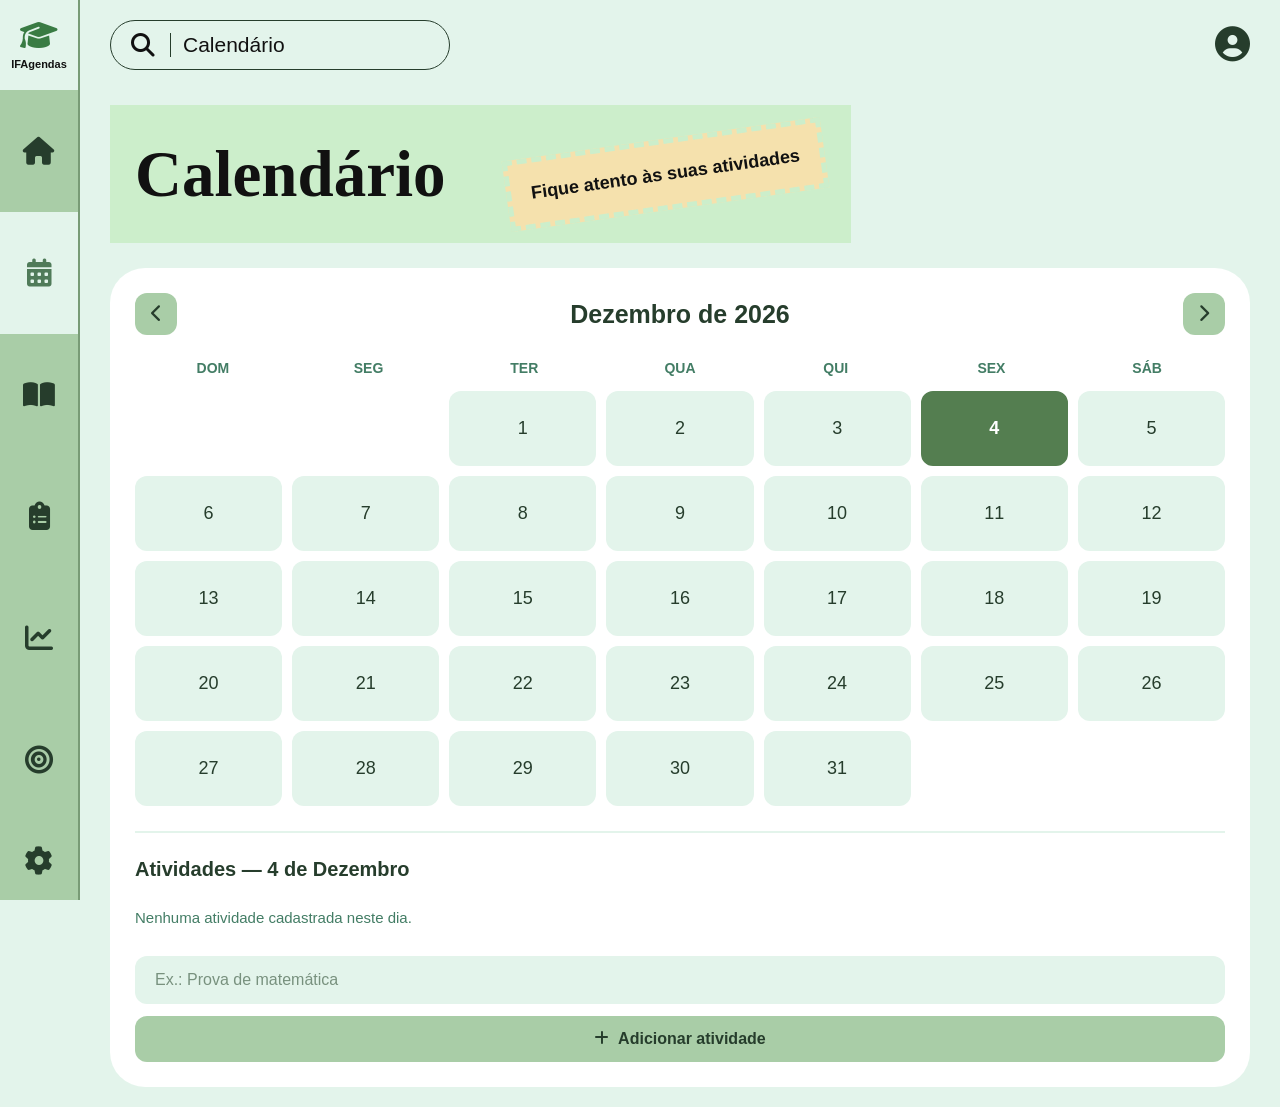
<file: calendario.html>
<!DOCTYPE html>
<html lang="pt-BR">

<head>
    <meta charset="UTF-8">
    <meta name="viewport" content="width=device-width, initial-scale=1.0">

    <title>IFAgendas - Calendário</title>


    <link rel="stylesheet" href="https://cdnjs.cloudflare.com/ajax/libs/font-awesome/6.4.0/css/all.min.css">

    
<style>

    /* CONFIGURAÇÕES GERAIS */

    * {
        margin: 0;
        padding: 0;
        box-sizing: border-box;
    }

    body {
        font-family: 'Open Sans', sans-serif;
        background-color: #e3f4eb;
        color: #111;
    }

    .app-container {
        display: flex;
        min-height: 100vh;
    }

    /* MENU LATERAL */

    .sidebar {
        width: 80px;
        background-color: #a9cda7;
        display: flex;
        flex-direction: column;
        align-items: center;
        position: fixed;
        height: 100vh;
        border-right: 2px solid #789b76;
    }

    .sidebar-logo {
        width: 100%;
        padding: 20px 5px;
        text-align: center;
        background-color: #e3f4eb;
    }

    .sidebar-logo i {
        font-size: 30px;
        color: #397b43;
    }

    .sidebar-logo span {
        display: block;
        font-size: 11px;
        font-weight: bold;
        margin-top: 8px;
    }

    .sidebar-nav {
        width: 100%;
        display: flex;
        flex-direction: column;
        flex: 1;
    }

    .nav-item {
        display: flex;
        align-items: center;
        justify-content: center;
        flex: 1;
        min-height: 55px;
        color: #263d2c;
        font-size: 28px;
        text-decoration: none;
        transition: 0.2s;
    }

    .nav-item:hover {
        background-color: #cce8cc;
    }

    .nav-item.active {
        background-color: #e3f4eb;
        color: #507b59;
    }

    .sidebar-footer {
        width: 100%;
        padding: 12px 0;
    }

    /* CONTEÚDO PRINCIPAL */

    .main-content {
        margin-left: 80px;
        padding: 20px 30px;
        width: calc(100% - 80px);
    }

    /* CABEÇALHO */

    .top-header {
        display: flex;
        justify-content: space-between;
        align-items: center;
        margin-bottom: 35px;
        gap: 15px;
    }

    .search-box {
        display: flex;
        align-items: center;
        border: 1.5px solid #263d2c;
        border-radius: 35px;
        padding: 12px 20px;
        width: 340px;
        max-width: 100%;
        min-width: 0;
        gap: 15px;
    }

    .search-box i {
        font-size: 24px;
    }

    .search-box input {
        background: transparent;
        border: none;
        border-left: 1px solid #263d2c;
        outline: none;
        padding-left: 12px;
        font-size: 21px;
        width: 100%;
        min-width: 0;
        color: #111;
    }

    .search-box input::placeholder {
        color: #111;
    }

    .user-profile {
        font-size: 35px;
        color: #263d2c;
        cursor: pointer;
    }

    /* BANNER */

    .welcome-banner {
        background-color: #cceecb;
        padding: 25px;
        display: flex;
        align-items: center;
        justify-content: space-between;
        width: 65%;
        min-height: 138px;
        margin-bottom: 8px;
    }

    .welcome-banner h1 {
        font-family: 'Dancing Script', cursive;
        font-size: 65px;
        color: #111;
    }

    .welcome-badge {
        background-color: #f5e1ad;
        padding: 20px;
        text-align: center;
        font-size: 18px;
        font-weight: bold;
        transform: rotate(-8deg);
        border: 5px dashed #cceecb;
    }

    /* CAIXA DO CALENDÁRIO */

    .calendar-container {
        background-color: #fff;
        border-radius: 35px;
        padding: 25px;
        margin-top: 25px;
        width: 100%;
    }

    /* CONTROLE DOS MESES */

    .calendar-header {
        display: flex;
        align-items: center;
        justify-content: space-between;
        margin-bottom: 25px;
        gap: 10px;
    }

    .calendar-header h2 {
        color: #263d2c;
        font-size: 25px;
        font-weight: bold;
        text-align: center;
    }

    .calendar-header button {
        background-color: #a9cda7;
        color: #263d2c;
        border: none;
        border-radius: 12px;
        width: 42px;
        height: 42px;
        flex-shrink: 0;
        cursor: pointer;
        font-size: 18px;
        transition: 0.2s;
    }

    .calendar-header button:hover {
        background-color: #78ad72;
        color: white;
    }

    /* DIAS DA SEMANA */

    .week-days {
        display: grid;
        grid-template-columns: repeat(7, minmax(0, 1fr));
        text-align: center;
        margin-bottom: 15px;
        color: #437d65;
        font-weight: bold;
        font-size: 14px;
    }

    /* ORGANIZAÇÃO DOS DIAS */

    .calendar-days {
        display: grid;
        grid-template-columns: repeat(7, minmax(0, 1fr));
        gap: 10px;
    }

    .calendar-day {
        position: relative;
        min-height: 75px;
        display: flex;
        align-items: center;
        justify-content: center;
        background-color: #e3f4eb;
        border: 2px solid transparent;
        border-radius: 12px;
        cursor: pointer;
        font-family: inherit;
        font-size: 18px;
        color: #263d2c;
        transition: 0.2s;
    }

    .calendar-day:hover {
        background-color: #cceecb;
    }

    /* DIA ATUAL */

    .calendar-day.today {
        border: 2px solid #547e50;
        font-weight: bold;
    }

    /* DIA SELECIONADO */

    .calendar-day.selected {
        background-color: #547e50;
        color: white;
        font-weight: bold;
    }

    /* ESPAÇOS VAZIOS */

    .calendar-day.empty {
        background-color: transparent;
        border: none;
        cursor: default;
    }

    /* BOLINHA DE ATIVIDADE */

    .event-dot {
        position: absolute;
        bottom: 9px;
        width: 8px;
        height: 8px;
        background-color: #547e50;
        border-radius: 50%;
    }

    .calendar-day.selected .event-dot {
        background-color: #fff;
    }

    /* ÁREA DE ATIVIDADES */

    .activities-container {
        border-top: 2px solid #e3f4eb;
        margin-top: 25px;
        padding-top: 25px;
    }

    .activities-container h3 {
        color: #263d2c;
        font-size: 20px;
        margin-bottom: 18px;
    }

    /* FORMULÁRIO DE ATIVIDADES */

    .activity-form {
        display: flex;
        flex-direction: column;
        gap: 12px;
        margin-top: 20px;
    }

    .activity-form input {
        width: 100%;
        height: 48px;
        padding: 12px 18px;
        border: 2px solid transparent;
        border-radius: 12px;
        background-color: #e3f4eb;
        font-size: 16px;
        font-family: inherit;
        outline: none;
        color: #263d2c;
    }

    .activity-form input:focus {
        border-color: #78ad72;
    }

    .activity-form input::placeholder {
        color: #78917e;
    }

    /* BOTÃO ADICIONAR */

    .add-button {
        width: 100%;
        background-color: #a9cda7;
        color: #263d2c;
        border: none;
        border-radius: 12px;
        padding: 14px;
        font-size: 16px;
        font-weight: bold;
        cursor: pointer;
        transition: 0.2s;
    }

    .add-button:hover {
        background-color: #78ad72;
        color: white;
    }

    .add-button i {
        margin-right: 5px;
    }

    /* ATIVIDADES CADASTRADAS */

    .activity-item {
        display: flex;
        align-items: center;
        justify-content: space-between;
        background-color: #e3f4eb;
        padding: 15px 20px;
        border-radius: 20px;
        margin-bottom: 12px;
        gap: 15px;
    }

    .activity-name {
        display: flex;
        align-items: center;
        gap: 12px;
        color: #263d2c;
        font-size: 16px;
        min-width: 0;
        overflow-wrap: anywhere;
    }

    .activity-name i {
        color: #547e50;
        font-size: 20px;
    }

    /* BOTÃO EXCLUIR */

    .delete-button {
        background-color: transparent;
        border: none;
        color: #b93838;
        font-size: 18px;
        padding: 8px;
        cursor: pointer;
        transition: 0.2s;
    }

    .delete-button:hover {
        background-color: #f5dddd;
        border-radius: 8px;
        color: #a51d1d;
    }

    /* MENSAGEM SEM ATIVIDADES */

    .empty-message {
        color: #437d65;
        font-size: 15px;
        padding: 10px 0;
    }

    /* RESPONSIVIDADE */

    @media (max-width: 900px) {

        .welcome-banner {
            width: 100%;
        }

        .welcome-banner h1 {
            font-size: 45px;
        }

        .calendar-day {
            min-height: 60px;
        }

        .calendar-days {
            gap: 6px;
        }

    }

    @media (max-width: 500px) {

        .sidebar {
            width: 60px;
        }

        .sidebar-logo span {
            font-size: 9px;
        }

        .nav-item {
            font-size: 23px;
        }

        .main-content {
            margin-left: 60px;
            width: calc(100% - 60px);
            padding: 15px;
        }

        .search-box {
            padding: 10px;
            gap: 8px;
        }

        .search-box input {
            font-size: 15px;
        }

        .search-box i {
            font-size: 18px;
        }

        .user-profile {
            font-size: 28px;
        }

        .welcome-banner {
            padding: 15px;
            flex-wrap: wrap;
            gap: 15px;
        }

        .welcome-banner h1 {
            font-size: 38px;
        }

        .welcome-badge {
            font-size: 12px;
            padding: 8px;
        }

        .calendar-container {
            padding: 12px;
            border-radius: 20px;
        }

        .calendar-header h2 {
            font-size: 16px;
        }

        .calendar-header button {
            width: 30px;
            height: 30px;
            font-size: 13px;
        }

        .calendar-days {
            gap: 4px;
        }

        .calendar-day {
            min-height: 40px;
            font-size: 13px;
            border-radius: 7px;
        }

        .week-days {
            font-size: 9px;
        }

        .event-dot {
            width: 5px;
            height: 5px;
            bottom: 4px;
        }

        .activities-container h3 {
            font-size: 16px;
        }

        .activity-item {
            padding: 12px;
        }

        .activity-name {
            font-size: 13px;
        }

    }

</style>


</head>

<body>

    <div class="app-container">

        <!-- BARRA LATERAL -->

        <aside class="sidebar">

            <div class="sidebar-logo">
                <div class="logo-box">
                    <i class="fa-solid fa-graduation-cap"></i>
                    <span>IFAgendas</span>
                </div>
            </div>

            <nav class="sidebar-nav">

                <a href="inicio.html" class="nav-item">
                    <i class="fa-solid fa-house"></i>
                </a>

                <a href="calendario.html" class="nav-item active">
                    <i class="fa-solid fa-calendar-days"></i>
                </a>

                <a href="estudos-recentes.html" class="nav-item">
                    <i class="fa-solid fa-book-open"></i>
                </a>

                <a href="tarefas.html" class="nav-item">
                    <i class="fa-solid fa-clipboard-list"></i>
                </a>

                <a href="evolução.html" class="nav-item">
                    <i class="fa-solid fa-chart-line"></i>
                </a>

                <a href="metas.html" class="nav-item">
                    <i class="fa-solid fa-bullseye"></i>
                </a>

            </nav>

            <div class="sidebar-footer">

                <a href="configurações.html" class="nav-item">
                    <i class="fa-solid fa-gear"></i>
                </a>

            </div>

        </aside>

        <!-- CONTEÚDO PRINCIPAL -->

        <main class="main-content">

            <!-- CABEÇALHO -->

            <header class="top-header">

                <div class="search-box">
                    <i class="fa-solid fa-magnifying-glass"></i>
                    <input type="text" placeholder="Calendário">
                </div>

                <div class="user-profile">
                    <i class="fa-solid fa-circle-user"></i>
                </div>

            </header>

            <!-- BANNER -->

            <section class="welcome-banner">

                <div class="welcome-text">
                    <h1>Calendário</h1>
                </div>

                <div class="welcome-badge">
                    <span>Fique atento às suas atividades</span>
                </div>

            </section>

            <!-- CALENDÁRIO -->

            <div class="calendar-container">

                <!-- CONTROLE DOS MESES -->

                <div class="calendar-header">

                    <button type="button" onclick="mudarMes(-1)" aria-label="Mês anterior">
                        <i class="fa-solid fa-chevron-left"></i>
                    </button>

                    <h2 id="mes-ano"></h2>

                    <button type="button" onclick="mudarMes(1)" aria-label="Próximo mês">
                        <i class="fa-solid fa-chevron-right"></i>
                    </button>

                </div>

                <!-- DIAS DA SEMANA -->

                <div class="week-days">
                    <span>DOM</span>
                    <span>SEG</span>
                    <span>TER</span>
                    <span>QUA</span>
                    <span>QUI</span>
                    <span>SEX</span>
                    <span>SÁB</span>
                </div>

                <!-- DIAS GERADOS AUTOMATICAMENTE -->

                <div class="calendar-days" id="calendar-days"></div>

                <!-- ATIVIDADES -->

                <div class="activities-container">

                    <h3 id="data-selecionada"></h3>

                    <div id="lista-atividades"></div>

                    <form class="activity-form" onsubmit="adicionarAtividade(event)">

                        <input
                            type="text"
                            id="atividade"
                            placeholder="Ex.: Prova de matemática"
                            required
                        >

                        <button type="submit" class="add-button">
                            <i class="fa-solid fa-plus"></i>
                            Adicionar atividade
                        </button>

                    </form>

                </div>

            </div>

        </main>

    </div>

    <!-- FUNCIONAMENTO DO CALENDÁRIO -->

    <script>

        const hoje = new Date();

        let mesAtual = hoje.getMonth();
        let anoAtual = hoje.getFullYear();
        let diaSelecionado = hoje.getDate();

        const meses = [
            "Janeiro",
            "Fevereiro",
            "Março",
            "Abril",
            "Maio",
            "Junho",
            "Julho",
            "Agosto",
            "Setembro",
            "Outubro",
            "Novembro",
            "Dezembro"
        ];

        // Recupera as atividades salvas no navegador

        let atividades = JSON.parse(
            localStorage.getItem("ifagendas_atividades")
        ) || {};

        // Identifica uma data específica

        function chaveData(dia) {

            return `${anoAtual}-${mesAtual + 1}-${dia}`;

        }

        // Cria o calendário

        function gerarCalendario() {

            const calendario = document.getElementById("calendar-days");

            calendario.innerHTML = "";

            document.getElementById("mes-ano").textContent =
                meses[mesAtual] + " de " + anoAtual;

            const primeiroDia = new Date(
                anoAtual,
                mesAtual,
                1
            ).getDay();

            const totalDias = new Date(
                anoAtual,
                mesAtual + 1,
                0
            ).getDate();

            // Espaços vazios antes do primeiro dia

            for (let i = 0; i < primeiroDia; i++) {

                const vazio = document.createElement("div");

                vazio.className = "calendar-day empty";

                calendario.appendChild(vazio);

            }

            // Criação dos dias do mês

            for (let dia = 1; dia <= totalDias; dia++) {

                const elemento = document.createElement("button");

                elemento.type = "button";

                elemento.className = "calendar-day";

                elemento.textContent = dia;

                elemento.setAttribute(
                    "aria-label",
                    dia + " de " + meses[mesAtual] + " de " + anoAtual
                );

                // Destaca o dia atual

                if (
                    dia === hoje.getDate() &&
                    mesAtual === hoje.getMonth() &&
                    anoAtual === hoje.getFullYear()
                ) {

                    elemento.classList.add("today");

                }

                // Destaca o dia selecionado

                if (dia === diaSelecionado) {

                    elemento.classList.add("selected");

                }

                // Mostra uma bolinha nos dias com atividades

                if (
                    atividades[chaveData(dia)] &&
                    atividades[chaveData(dia)].length > 0
                ) {

                    const bolinha = document.createElement("span");

                    bolinha.className = "event-dot";

                    elemento.appendChild(bolinha);

                }

                // Seleciona o dia clicado

                elemento.onclick = function () {

                    diaSelecionado = dia;

                    gerarCalendario();

                };

                calendario.appendChild(elemento);

            }

            mostrarAtividades();

        }

        // Avança ou volta os meses

        function mudarMes(valor) {

            mesAtual += valor;

            if (mesAtual > 11) {

                mesAtual = 0;
                anoAtual++;

            }

            if (mesAtual < 0) {

                mesAtual = 11;
                anoAtual--;

            }

            diaSelecionado = 1;

            gerarCalendario();

        }

        // Mostra as atividades do dia selecionado

        function mostrarAtividades() {

            const lista = document.getElementById("lista-atividades");

            lista.innerHTML = "";

            document.getElementById("data-selecionada").textContent =
                "Atividades — " +
                diaSelecionado +
                " de " +
                meses[mesAtual];

            const chave = chaveData(diaSelecionado);

            const atividadesDoDia = atividades[chave] || [];

            if (atividadesDoDia.length === 0) {

                lista.innerHTML =
                    '<p class="empty-message">Nenhuma atividade cadastrada neste dia.</p>';

                return;

            }

            atividadesDoDia.forEach(function (atividade, indice) {

                const item = document.createElement("div");

                item.className = "activity-item";

                const nome = document.createElement("div");

                nome.className = "activity-name";

                const icone = document.createElement("i");

                icone.className = "fa-solid fa-book-open";

                const texto = document.createElement("span");

                texto.textContent = atividade;

                nome.appendChild(icone);
                nome.appendChild(texto);

                const excluir = document.createElement("button");

                excluir.type = "button";

                excluir.className = "delete-button";

                excluir.setAttribute("aria-label", "Excluir atividade");

                excluir.innerHTML =
                    '<i class="fa-solid fa-trash"></i>';

                excluir.onclick = function () {

                    excluirAtividade(indice);

                };

                item.appendChild(nome);
                item.appendChild(excluir);

                lista.appendChild(item);

            });

        }

        // Adiciona uma atividade

        function adicionarAtividade(event) {

            event.preventDefault();

            const campo = document.getElementById("atividade");

            const texto = campo.value.trim();

            if (texto === "") {

                return;

            }

            const chave = chaveData(diaSelecionado);

            if (!atividades[chave]) {

                atividades[chave] = [];

            }

            atividades[chave].push(texto);

            salvarAtividades();

            campo.value = "";

            gerarCalendario();

        }

        // Exclui uma atividade

        function excluirAtividade(indice) {

            const chave = chaveData(diaSelecionado);

            atividades[chave].splice(indice, 1);

            if (atividades[chave].length === 0) {

                delete atividades[chave];

            }

            salvarAtividades();

            gerarCalendario();

        }

        // Salva as atividades no navegador

        function salvarAtividades() {

            localStorage.setItem(
                "ifagendas_atividades",
                JSON.stringify(atividades)
            );

        }

        // Inicia o calendário automaticamente

        gerarCalendario();

    </script>

</body>

</html>
</file>
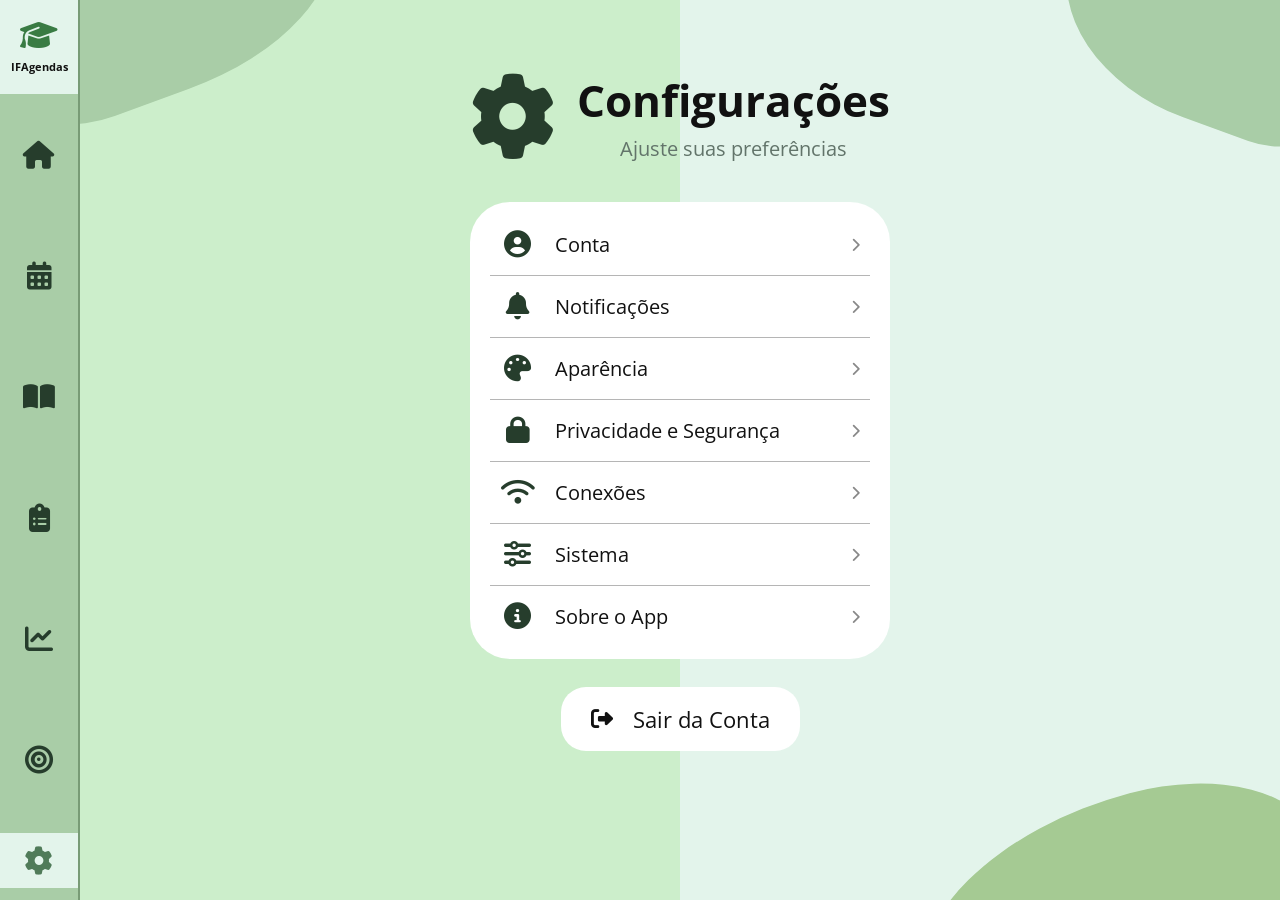
<file: configurações.html>
<!DOCTYPE html>
<html lang="pt-br">

<head>

    <meta charset="UTF-8">
    <meta name="viewport" content="width=device-width, initial-scale=1.0">

    <title>IFAgendas - Configurações</title>

    <!-- ÍCONES -->
    <link rel="stylesheet" href="https://cdnjs.cloudflare.com/ajax/libs/font-awesome/6.4.0/css/all.min.css">

    <!-- FONTES -->
    <link href="https://fonts.googleapis.com/css2?family=Open+Sans:wght@400;600;700&display=swap" rel="stylesheet">

    <style>

        * {
            margin: 0;
            padding: 0;
            box-sizing: border-box;
        }

        body {
            font-family: 'Open Sans', sans-serif;
            background-color: #e3f4eb;
            color: #111;
        }

        .app-container {
            display: flex;
            min-height: 100vh;
        }

        /* MENU LATERAL */

        .sidebar {
            width: 80px;
            background-color: #a9cda7;
            display: flex;
            flex-direction: column;
            align-items: center;
            position: fixed;
            height: 100vh;
            border-right: 2px solid #789b76;
        }

        .sidebar-logo {
            width: 100%;
            padding: 20px 5px;
            text-align: center;
            background-color: #e3f4eb;
        }

        .sidebar-logo i {
            font-size: 30px;
            color: #397b43;
        }

        .sidebar-logo span {
            display: block;
            font-size: 11px;
            font-weight: bold;
            margin-top: 8px;
        }

        .sidebar-nav {
            width: 100%;
            display: flex;
            flex-direction: column;
            flex: 1;
        }

        .nav-item {
            display: flex;
            align-items: center;
            justify-content: center;
            flex: 1;
            min-height: 55px;
            color: #263d2c;
            font-size: 28px;
            text-decoration: none;
            transition: 0.2s;
        }

        .nav-item:hover {
            background-color: #cce8cc;
        }

        .nav-item.active {
            background-color: #e3f4eb;
            color: #507b59;
        }

        .sidebar-footer {
            width: 100%;
            padding: 12px 0;
        }

        /* CONTEÚDO PRINCIPAL */

        .main-content {
            margin-left: 80px;
            width: calc(100% - 80px);
            min-height: 100vh;
            padding: 40px 25px;

            background: linear-gradient(
                to right,
                #cceecb 50%,
                #e3f4eb 50%
            );

            display: flex;
            flex-direction: column;
            align-items: center;
            position: relative;
            overflow: hidden;
        }

        /* DECORAÇÕES */

        .decoracao {
            position: absolute;
            background-color: #a9cda7;
            pointer-events: none;
        }

        .decoracao-superior {
            width: 340px;
            height: 180px;
            top: -90px;
            left: -80px;
            border-radius: 40% 60% 70% 30%;
            transform: rotate(-20deg);
        }

        .decoracao-direita {
            width: 300px;
            height: 220px;
            top: -100px;
            right: -80px;
            border-radius: 60% 40% 30% 70%;
            transform: rotate(20deg);
        }

        .decoracao-inferior {
            width: 420px;
            height: 240px;
            bottom: -140px;
            right: -50px;
            border-radius: 60% 40% 0 0;
            background-color: #a5ca93;
            transform: rotate(-15deg);
        }

        /* CABEÇALHO */

        .settings-header {
            display: flex;
            align-items: center;
            justify-content: center;
            gap: 22px;
            margin-top: 30px;
            margin-bottom: 40px;
            position: relative;
            z-index: 1;
        }

        .settings-header > i {
            font-size: 85px;
            color: #263d2c;
        }

        .settings-title h1 {
            font-size: 44px;
            font-weight: 700;
        }

        .settings-title p {
            font-size: 20px;
            color: #62746a;
            margin-top: 5px;
            text-align: center;
        }

        /* CARTÃO DE CONFIGURAÇÕES */

        .settings-card {
            width: 420px;
            max-width: 100%;
            background-color: #fff;
            border-radius: 40px;
            padding: 12px 20px;
            position: relative;
            z-index: 1;
        }

        .settings-item {
            width: 100%;
            display: flex;
            align-items: center;
            gap: 20px;
            padding: 17px 10px;
            background-color: transparent;
            border: none;
            border-bottom: 1px solid #b5b5b5;
            text-align: left;
            font-family: inherit;
            font-size: 20px;
            color: #111;
            cursor: pointer;
            transition: 0.2s;
        }

        .settings-item:last-child {
            border-bottom: none;
        }

        .settings-item:hover {
            background-color: #e3f4eb;
            border-radius: 12px;
        }

        .settings-icon {
            width: 35px;
            font-size: 27px;
            text-align: center;
            color: #263d2c;
        }

        .settings-item span {
            flex: 1;
        }

        .arrow {
            font-size: 14px;
            color: #888;
        }

        /* BOTÃO SAIR */

        .logout-button {
            display: flex;
            align-items: center;
            justify-content: center;
            gap: 20px;

            margin-top: 28px;
            padding: 17px 30px;

            background-color: #fff;
            border: none;
            border-radius: 25px;

            font-family: inherit;
            font-size: 22px;
            color: #111;

            cursor: pointer;
            transition: 0.2s;
            position: relative;
            z-index: 1;
        }

        .logout-button:hover {
            background-color: #ffe5e5;
            color: #c0392b;
        }

        /* JANELA DE CONFIGURAÇÕES */

        .modal-overlay {
            display: none;
            position: fixed;
            inset: 0;
            background-color: rgba(0, 0, 0, 0.35);
            align-items: center;
            justify-content: center;
            padding: 20px;
            z-index: 100;
        }

        .modal-overlay.show {
            display: flex;
        }

        .modal-content {
            background-color: #fff;
            width: 420px;
            max-width: 100%;
            border-radius: 25px;
            padding: 25px;
        }

        .modal-header {
            display: flex;
            align-items: center;
            justify-content: space-between;
            gap: 15px;
            margin-bottom: 20px;
        }

        .modal-header h2 {
            color: #397b43;
            font-size: 23px;
        }

        .close-modal {
            background: transparent;
            border: none;
            font-size: 23px;
            cursor: pointer;
        }

        .modal-body {
            display: flex;
            flex-direction: column;
            gap: 15px;
            color: #444;
            line-height: 1.6;
        }

        .modal-body label {
            font-weight: 600;
        }

        .modal-body input[type="text"],
        .modal-body input[type="email"],
        .modal-body select {
            width: 100%;
            padding: 12px;
            border: 1px solid #a9cda7;
            border-radius: 10px;
            font-family: inherit;
            font-size: 15px;
        }

        .option-row {
            display: flex;
            justify-content: space-between;
            align-items: center;
            gap: 15px;
        }

        .option-row input {
            width: 18px;
            height: 18px;
            accent-color: #397b43;
        }

        .save-button {
            background-color: #547e50;
            color: white;
            border: none;
            border-radius: 12px;
            padding: 12px;
            font-family: inherit;
            font-size: 16px;
            cursor: pointer;
            margin-top: 10px;
        }

        .save-button:hover {
            background-color: #397b43;
        }

        /* MODO ESCURO */

        body.dark-mode .main-content {
            background: #202c25;
        }

        body.dark-mode .sidebar {
            background-color: #344b39;
        }

        body.dark-mode .sidebar-logo,
        body.dark-mode .nav-item.active {
            background-color: #202c25;
        }

        body.dark-mode .sidebar-logo,
        body.dark-mode .nav-item,
        body.dark-mode .sidebar-logo i {
            color: #e3f4eb;
        }

        body.dark-mode .settings-card,
        body.dark-mode .logout-button,
        body.dark-mode .modal-content {
            background-color: #344b39;
            color: #fff;
        }

        body.dark-mode .settings-item,
        body.dark-mode .settings-icon,
        body.dark-mode .settings-title h1,
        body.dark-mode .settings-header > i,
        body.dark-mode .modal-body,
        body.dark-mode .modal-header h2,
        body.dark-mode .close-modal {
            color: #fff;
        }

        body.dark-mode .settings-title p {
            color: #cceecb;
        }

        body.dark-mode .settings-item:hover {
            background-color: #45634c;
        }

        body.dark-mode .decoracao {
            opacity: 0.15;
        }

        /* RESPONSIVIDADE */

        @media (max-width: 600px) {

            .sidebar {
                width: 60px;
            }

            .main-content {
                margin-left: 60px;
                width: calc(100% - 60px);
                padding: 25px 15px;
            }

            .settings-header {
                flex-direction: column;
                gap: 10px;
                text-align: center;
                margin-bottom: 25px;
            }

            .settings-header > i {
                font-size: 55px;
            }

            .settings-title h1 {
                font-size: 26px;
            }

            .settings-title p {
                font-size: 15px;
            }

            .settings-card {
                padding: 10px;
                border-radius: 25px;
            }

            .settings-item {
                font-size: 15px;
                gap: 10px;
                padding: 15px 5px;
            }

            .settings-icon {
                font-size: 21px;
                width: 25px;
            }

            .logout-button {
                font-size: 17px;
                padding: 15px 20px;
            }

        }

    </style>

</head>

<body>

<div class="app-container">

    <!-- MENU LATERAL -->

    <aside class="sidebar">

        <div class="sidebar-logo">

            <i class="fa-solid fa-graduation-cap"></i>

            <span>IFAgendas</span>

        </div>

        <nav class="sidebar-nav">

            <a href="inicio.html" class="nav-item" title="Início">
                <i class="fa-solid fa-house"></i>
            </a>

            <a href="calendario.html" class="nav-item" title="Calendário">
                <i class="fa-solid fa-calendar-days"></i>
            </a>

            <a href="estudos-recentes.html" class="nav-item" title="Estudos recentes">
                <i class="fa-solid fa-book-open"></i>
            </a>

            <a href="tarefas.html" class="nav-item" title="Tarefas">
                <i class="fa-solid fa-clipboard-list"></i>
            </a>

            <a href="evolucao.html" class="nav-item" title="Evolução">
                <i class="fa-solid fa-chart-line"></i>
            </a>

            <a href="metas.html" class="nav-item" title="Metas">
                <i class="fa-solid fa-bullseye"></i>
            </a>

        </nav>

        <div class="sidebar-footer">

            <a href="configuracoes.html" class="nav-item active" title="Configurações">
                <i class="fa-solid fa-gear"></i>
            </a>

        </div>

    </aside>

    <!-- CONTEÚDO PRINCIPAL -->

    <main class="main-content">

        <!-- DECORAÇÕES -->

        <div class="decoracao decoracao-superior"></div>

        <div class="decoracao decoracao-direita"></div>

        <div class="decoracao decoracao-inferior"></div>

        <!-- CABEÇALHO -->

        <header class="settings-header">

            <i class="fa-solid fa-gear"></i>

            <div class="settings-title">

                <h1>Configurações</h1>

                <p>Ajuste suas preferências</p>

            </div>

        </header>

        <!-- OPÇÕES DE CONFIGURAÇÃO -->

        <section class="settings-card">

            <!-- CONTA -->

            <button class="settings-item" onclick="abrirConfiguracao('conta')">

                <i class="fa-solid fa-circle-user settings-icon"></i>

                <span>Conta</span>

                <i class="fa-solid fa-chevron-right arrow"></i>

            </button>

            <!-- NOTIFICAÇÕES -->

            <button class="settings-item" onclick="abrirConfiguracao('notificacoes')">

                <i class="fa-solid fa-bell settings-icon"></i>

                <span>Notificações</span>

                <i class="fa-solid fa-chevron-right arrow"></i>

            </button>

            <!-- APARÊNCIA -->

            <button class="settings-item" onclick="abrirConfiguracao('aparencia')">

                <i class="fa-solid fa-palette settings-icon"></i>

                <span>Aparência</span>

                <i class="fa-solid fa-chevron-right arrow"></i>

            </button>

            <!-- PRIVACIDADE E SEGURANÇA -->

            <button class="settings-item" onclick="abrirConfiguracao('privacidade')">

                <i class="fa-solid fa-lock settings-icon"></i>

                <span>Privacidade e Segurança</span>

                <i class="fa-solid fa-chevron-right arrow"></i>

            </button>

            <!-- CONEXÕES -->

            <button class="settings-item" onclick="abrirConfiguracao('conexoes')">

                <i class="fa-solid fa-wifi settings-icon"></i>

                <span>Conexões</span>

                <i class="fa-solid fa-chevron-right arrow"></i>

            </button>

            <!-- SISTEMA -->

            <button class="settings-item" onclick="abrirConfiguracao('sistema')">

                <i class="fa-solid fa-sliders settings-icon"></i>

                <span>Sistema</span>

                <i class="fa-solid fa-chevron-right arrow"></i>

            </button>

            <!-- SOBRE O APP -->

            <button class="settings-item" onclick="abrirConfiguracao('sobre')">

                <i class="fa-solid fa-circle-info settings-icon"></i>

                <span>Sobre o App</span>

                <i class="fa-solid fa-chevron-right arrow"></i>

            </button>

        </section>

        <!-- SAIR DA CONTA -->

        <button class="logout-button" onclick="sairConta()">

            <i class="fa-solid fa-right-from-bracket"></i>

            Sair da Conta

        </button>

    </main>

</div>

<!-- MODAL DE CONFIGURAÇÕES -->

<div class="modal-overlay" id="modal">

    <div class="modal-content">

        <div class="modal-header">

            <h2 id="modal-titulo"></h2>

            <button class="close-modal" onclick="fecharModal()" aria-label="Fechar">

                <i class="fa-solid fa-xmark"></i>

            </button>

        </div>

        <div class="modal-body" id="modal-corpo"></div>

    </div>

</div>

<script>

    // ABRIR CONFIGURAÇÕES

    function abrirConfiguracao(opcao) {

        const titulo = document.getElementById("modal-titulo");

        const corpo = document.getElementById("modal-corpo");

        document.getElementById("modal").classList.add("show");


        // CONTA

        if (opcao === "conta") {

            titulo.textContent = "Minha conta";

            corpo.innerHTML = `
                <label>Nome do usuário</label>

                <input type="text" id="nome" placeholder="Seu nome">

                <label>E-mail</label>

                <input type="email" id="email" placeholder="Seu e-mail">

                <button class="save-button" onclick="salvarConta()">
                    Salvar alterações
                </button>
            `;

            document.getElementById("nome").value =
                localStorage.getItem("ifagendas_nome") || "";

            document.getElementById("email").value =
                localStorage.getItem("ifagendas_email") || "";

        }


        // NOTIFICAÇÕES

        else if (opcao === "notificacoes") {

            titulo.textContent = "Notificações";

            corpo.innerHTML = `

                <div class="option-row">

                    <span>Lembretes de tarefas</span>

                    <input type="checkbox" id="lembretes">

                </div>

                <div class="option-row">

                    <span>Avisos de metas</span>

                    <input type="checkbox" id="avisos">

                </div>

                <div class="option-row">

                    <span>Notificações de estudos</span>

                    <input type="checkbox" id="estudos">

                </div>

                <button class="save-button" onclick="salvarNotificacoes()">
                    Salvar preferências
                </button>

            `;

            ["lembretes", "avisos", "estudos"].forEach(function(id) {

                document.getElementById(id).checked =
                    localStorage.getItem("ifagendas_" + id) === "true";

            });

        }


        // APARÊNCIA

        else if (opcao === "aparencia") {

            titulo.textContent = "Aparência";

            corpo.innerHTML = `

                <label>Escolha o tema da página</label>

                <select id="tema">

                    <option value="claro">Modo claro</option>

                    <option value="escuro">Modo escuro</option>

                </select>

                <button class="save-button" onclick="salvarAparencia()">
                    Aplicar tema
                </button>

            `;

            document.getElementById("tema").value =
                localStorage.getItem("ifagendas_tema") || "claro";

        }


        // PRIVACIDADE

        else if (opcao === "privacidade") {

            titulo.textContent = "Privacidade e Segurança";

            corpo.innerHTML = `

                <p>Gerencie a segurança e a privacidade da sua conta.</p>

                <p>As configurações de senha e segurança estarão disponíveis após a integração com o banco de dados.</p>

            `;

        }


        // CONEXÕES

        else if (opcao === "conexoes") {

            titulo.textContent = "Conexões";

            corpo.innerHTML = `

                <p>Status da internet:</p>

                <strong id="status-conexao"></strong>

                <p>Nenhuma conta externa vinculada.</p>

            `;

            document.getElementById("status-conexao").textContent =
                navigator.onLine ? "Online" : "Offline";

        }


        // SISTEMA

        else if (opcao === "sistema") {

            titulo.textContent = "Sistema";

            corpo.innerHTML = `

                <p>Idioma: Português (Brasil)</p>

                <p>Versão: 1.0.0</p>

                <p>Plataforma: Web</p>

                <button class="save-button" onclick="restaurarConfiguracoes()">
                    Restaurar preferências
                </button>

            `;

        }


        // SOBRE O APP

        else if (opcao === "sobre") {

            titulo.textContent = "Sobre o IFAgendas";

            corpo.innerHTML = `

                <p><strong>IFAgendas - Versão 1.0</strong></p>

                <p>O IFAgendas é uma plataforma desenvolvida para auxiliar estudantes na organização de tarefas, metas, atividades e rotinas de estudo.</p>

                <p>Desenvolvido por estudantes do IFSP.</p>

            `;

        }

    }


    // FECHAR MODAL

    function fecharModal() {

        document.getElementById("modal").classList.remove("show");

    }


    // FECHAR AO CLICAR FORA

    document.getElementById("modal").addEventListener("click", function(event) {

        if (event.target === this) {

            fecharModal();

        }

    });


    // SALVAR CONTA

    function salvarConta() {

        const nome = document.getElementById("nome").value.trim();

        const email = document.getElementById("email").value.trim();

        if (!nome || !email) {

            alert("Preencha todos os campos.");

            return;

        }

        if (!document.getElementById("email").checkValidity()) {

            alert("Digite um e-mail válido.");

            return;

        }

        localStorage.setItem("ifagendas_nome", nome);

        localStorage.setItem("ifagendas_email", email);

        alert("Dados salvos neste navegador!");

        fecharModal();

    }


    // SALVAR NOTIFICAÇÕES

    function salvarNotificacoes() {

        ["lembretes", "avisos", "estudos"].forEach(function(id) {

            localStorage.setItem(
                "ifagendas_" + id,
                document.getElementById(id).checked
            );

        });

        alert("Preferências salvas!");

        fecharModal();

    }


    // SALVAR APARÊNCIA

    function salvarAparencia() {

        const tema = document.getElementById("tema").value;

        localStorage.setItem("ifagendas_tema", tema);

        aplicarTema();

        fecharModal();

    }


    // APLICAR TEMA

    function aplicarTema() {

        const tema = localStorage.getItem("ifagendas_tema");

        document.body.classList.toggle(
            "dark-mode",
            tema === "escuro"
        );

    }


    // RESTAURAR CONFIGURAÇÕES

    function restaurarConfiguracoes() {

        if (confirm("Deseja restaurar as preferências de aparência e notificações?")) {

            localStorage.removeItem("ifagendas_tema");

            localStorage.removeItem("ifagendas_lembretes");

            localStorage.removeItem("ifagendas_avisos");

            localStorage.removeItem("ifagendas_estudos");

            aplicarTema();

            fecharModal();

            alert("Preferências restauradas!");

        }

    }


    // SAIR DA CONTA

    function sairConta() {

        if (confirm("Deseja realmente sair da conta?")) {

            window.location.href = "index.html";

        }

    }


    // CARREGAR TEMA SALVO

    aplicarTema();

</script>

</body>

</html>
</file>
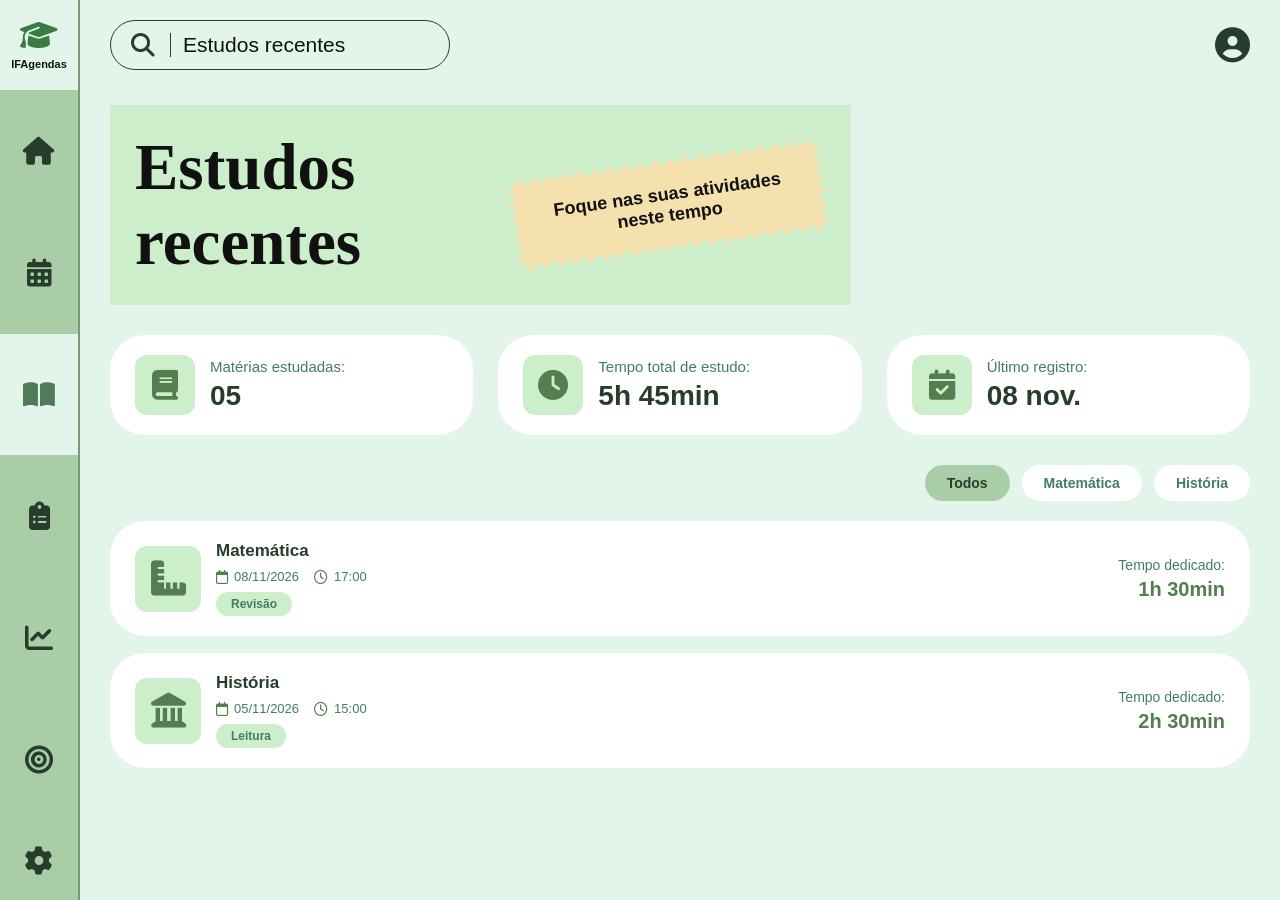
<file: estudos-recentes.html>
<!DOCTYPE html>
<html lang="pt-br">
<head>
    <meta charset="UTF-8">
    <meta name="viewport" content="width=device-width, initial-scale=1.0">
    <title>ifAgendas - Estudos Recentes</title>

    <link rel="stylesheet" href="css/estudos recentes.css">
   

    <!-- Ícones FontAwesome -->
    <link rel="stylesheet" href="https://cdnjs.cloudflare.com/ajax/libs/font-awesome/6.4.0/css/all.min.css">
</head>

<body>

    <div class="app-container">

        <!-- BARRA LATERAL -->
        <aside class="sidebar">

            <div class="sidebar-logo">
                <div class="logo-box">
                    <i class="fa-solid fa-graduation-cap"></i>
                    <span>IFAgendas</span>
                </div>
            </div>

            <nav class="sidebar-nav">
                <a href="inicio.html" class="nav-item">
                    <i class="fa-solid fa-house"></i>
                </a>

                <a href="calendario.html" class="nav-item">
                    <i class="fa-solid fa-calendar-days"></i>
                </a>

                <a href="estudos-recentes.html" class="nav-item active">
                    <i class="fa-solid fa-book-open"></i>
                </a>

                <a href="tarefas.html" class="nav-item">
                    <i class="fa-solid fa-clipboard-list"></i>
                </a>

                <a href="evolução.html" class="nav-item">
                    <i class="fa-solid fa-chart-line"></i>
                </a>

                <a href="metas.html" class="nav-item">
                    <i class="fa-solid fa-bullseye"></i>
                </a>
            </nav>

            <div class="sidebar-footer">
                <a href="configurações.html" class="nav-item">
                    <i class="fa-solid fa-gear"></i>
                </a>
            </div>

        </aside>


        <!-- CONTEÚDO PRINCIPAL -->
        <main class="main-content">

            <!-- CABEÇALHO -->
            <header class="top-header">

                <div class="search-box">
                    <i class="fa-solid fa-magnifying-glass"></i>
                    <input type="text" placeholder="Estudos recentes">
                </div>

                <div class="user-profile">
                    <i class="fa-solid fa-circle-user"></i>
                </div>

            </header>


            <!-- BANNER DE TÍTULO -->
            <section class="welcome-banner">

                <div class="welcome-text">
                    <h1>Estudos recentes</h1>
                </div>

                <div class="welcome-badge">
                    <span>Foque nas suas atividades neste tempo</span>
                </div>

            </section>


            <!-- RESUMO DOS ESTUDOS -->
            <section class="study-summary">

                <div class="summary-item subjects">

                    <div class="summary-icon">
                        <i class="fa-solid fa-book"></i>
                    </div>

                    <div class="summary-info">
                        <p>Matérias estudadas:</p>
                        <h2>05</h2>
                    </div>

                </div>


                <div class="summary-item">

                    <div class="summary-icon">
                        <i class="fa-solid fa-clock"></i>
                    </div>

                    <div class="summary-info">
                        <p>Tempo total de estudo:</p>
                        <h2>5h 45min</h2>
                    </div>

                </div>


                <div class="summary-item">

                    <div class="summary-icon">
                        <i class="fa-solid fa-calendar-check"></i>
                    </div>

                    <div class="summary-info">
                        <p>Último registro:</p>
                        <h2>08 nov.</h2>
                    </div>

                </div>

            </section>


            <!-- FILTROS DE MATÉRIAS -->
            <section class="study-filters">

                <button class="filter-btn active" onclick="filtrarEstudos('Todos', this)">
                    Todos
                </button>

                <button class="filter-btn" onclick="filtrarEstudos('Matemática', this)">
                    Matemática
                </button>

                <button class="filter-btn" onclick="filtrarEstudos('História', this)">
                    História
                </button>

            </section>


            <!-- LISTA DE ESTUDOS -->
            <section class="recent-studies">


                <!-- ESTUDO DE MATEMÁTICA -->
                <div class="study-card" data-materia="Matemática">

                    <div class="study-left">

                        <div class="study-subject-icon">
                            <i class="fa-solid fa-ruler-combined"></i>
                        </div>

                        <div class="study-details">

                            <h3>Matemática</h3>

                            <div class="study-information">
                                <span>
                                    <i class="fa-regular fa-calendar"></i>
                                    08/11/2026
                                </span>

                                <span>
                                    <i class="fa-regular fa-clock"></i>
                                    17:00
                                </span>
                            </div>

                            <span class="study-tag">Revisão</span>

                        </div>

                    </div>

                    <div class="study-time">
                        <p>Tempo dedicado:</p>
                        <strong>1h 30min</strong>
                    </div>

                </div>


                <!-- ESTUDO DE HISTÓRIA -->
                <div class="study-card" data-materia="História">

                    <div class="study-left">

                        <div class="study-subject-icon">
                            <i class="fa-solid fa-landmark"></i>
                        </div>

                        <div class="study-details">

                            <h3>História</h3>

                            <div class="study-information">
                                <span>
                                    <i class="fa-regular fa-calendar"></i>
                                    05/11/2026
                                </span>

                                <span>
                                    <i class="fa-regular fa-clock"></i>
                                    15:00
                                </span>
                            </div>

                            <span class="study-tag">Leitura</span>

                        </div>

                    </div>

                    <div class="study-time">
                        <p>Tempo dedicado:</p>
                        <strong>2h 30min</strong>
                    </div>

                </div>


            </section>

        </main>

    </div>


    <!-- FILTRO FUNCIONAL -->
    <script>

        function filtrarEstudos(materia, botao) {

            const cards = document.querySelectorAll(".study-card");
            const botoes = document.querySelectorAll(".filter-btn");

            // Atualiza botão selecionado
            botoes.forEach(btn => {
                btn.classList.remove("active");
            });

            botao.classList.add("active");

            // Filtra os estudos
            cards.forEach(card => {

                if (
                    materia === "Todos" ||
                    card.dataset.materia === materia
                ) {
                    card.style.display = "flex";
                } else {
                    card.style.display = "none";
                }

            });

        }

    </script>

</body>
</html>
</file>
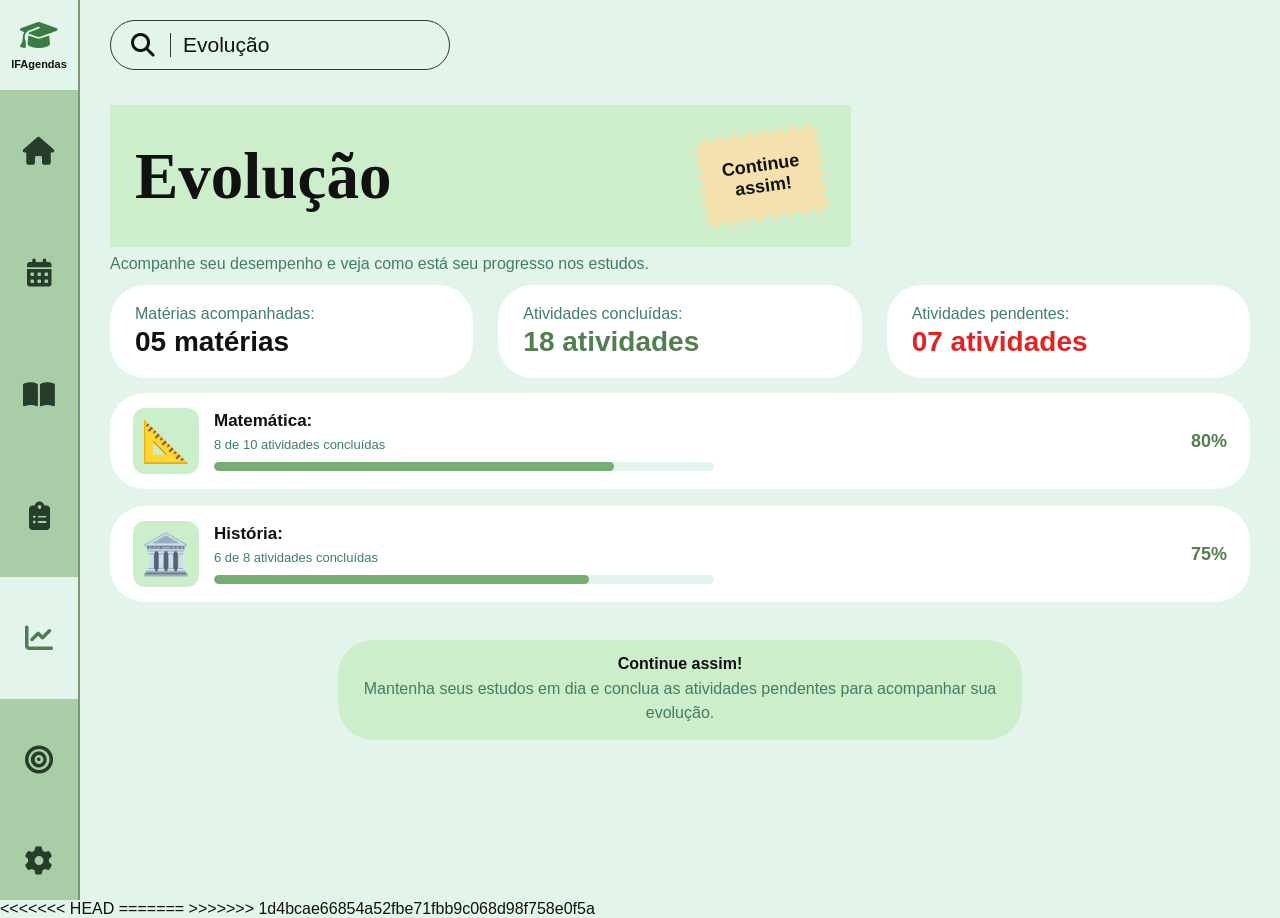
<file: evolução.html>
<!DOCTYPE html>
<html lang="pt-br">

<head>
    <meta charset="UTF-8">
    <meta name="viewport" content="width=device-width, initial-scale=1.0">

    <title>IFAgendas - Evolução</title>

    <!-- ÍCONES -->
    <link rel="stylesheet" href="https://cdnjs.cloudflare.com/ajax/libs/font-awesome/6.4.0/css/all.min.css">

 
    <style>

        * {
            margin: 0;
            padding: 0;
            box-sizing: border-box;
        }

        body {
            font-family: 'Open Sans', sans-serif;
            background-color: #e3f4eb;
            color: #111;
        }

        .app-container {
            display: flex;
            min-height: 100vh;
        }

        /* MENU LATERAL */

        .sidebar {
            width: 80px;
            background-color: #a9cda7;
            display: flex;
            flex-direction: column;
            align-items: center;
            position: fixed;
            height: 100vh;
            border-right: 2px solid #789b76;
        }

        .sidebar-logo {
            width: 100%;
            padding: 20px 5px;
            text-align: center;
            background-color: #e3f4eb;
        }

        .sidebar-logo i {
            font-size: 30px;
            color: #397b43;
        }

        .sidebar-logo span {
            display: block;
            font-size: 11px;
            font-weight: bold;
            margin-top: 8px;
        }

        .sidebar-nav {
            width: 100%;
            display: flex;
            flex-direction: column;
            flex: 1;
        }

        .nav-item {
            display: flex;
            align-items: center;
            justify-content: center;
            flex: 1;
            min-height: 55px;
            color: #263d2c;
            font-size: 28px;
            text-decoration: none;
            transition: 0.2s;
        }

        .nav-item:hover {
            background-color: #cce8cc;
        }

        .nav-item.active {
            background-color: #e3f4eb;
            color: #507b59;
        }

        .sidebar-footer {
            width: 100%;
            padding: 12px 0;
        }

        /* CONTEÚDO PRINCIPAL */

        .main-content {
            margin-left: 80px;
            padding: 20px 30px;
            width: calc(100% - 80px);
        }

        /* CABEÇALHO */

        .top-header {
            display: flex;
            justify-content: space-between;
            align-items: center;
            margin-bottom: 35px;
        }

        .search-box {
            display: flex;
            align-items: center;
            border: 1.5px solid #263d2c;
            border-radius: 35px;
            padding: 12px 20px;
            width: 340px;
            max-width: 100%;
            gap: 15px;
        }

        .search-box i {
            font-size: 24px;
        }

        .search-box input {
            background: transparent;
            border: none;
            border-left: 1px solid #263d2c;
            outline: none;
            padding-left: 12px;
            font-size: 21px;
            width: 100%;
            color: #111;
        }

        .search-box input::placeholder {
            color: #111;
        }

        /* BANNER */

        .welcome-banner {
            background-color: #cceecb;
            padding: 25px;
            display: flex;
            align-items: center;
            justify-content: space-between;
            width: 65%;
            min-height: 138px;
            margin-bottom: 8px;
        }

        .welcome-banner h1 {
            font-family: 'Dancing Script', cursive;
            font-size: 65px;
            color: #111;
        }


        .welcome-badge {
            background-color: #f5e1ad;
            padding: 20px;
            text-align: center;
            font-size: 18px;
            font-weight: bold;
            transform: rotate(-8deg);
            border: 5px dashed #cceecb;
        }

        .description {
            color: #437d65;
            font-size: 16px;
            margin-bottom: 12px;
        }

        /* CARTÕES DE RESUMO */

        .summary-container {
            display: grid;
            grid-template-columns: repeat(3, 1fr);
            gap: 25px;
            margin-bottom: 15px;
        }

        .summary-card {
            background-color: #fff;
            border-radius: 35px;
            padding: 20px 25px;
        }

        .summary-card p {
            color: #437d65;
            font-size: 16px;
            margin-bottom: 3px;
        }

        .summary-card h2 {
            font-size: 28px;
            font-weight: 700;
        }

        .completed {
            color: #547e50;
        }

        .pending {
            color: #df2424;
        }

        /* MATÉRIAS */

        .subjects-container {
            display: flex;
            flex-direction: column;
            gap: 17px;
        }

        .subject-card {
            background-color: #fff;
            border-radius: 35px;
            padding: 15px 23px;
            display: flex;
            align-items: center;
            gap: 15px;
            min-height: 92px;
        }

        .subject-icon {
            width: 66px;
            height: 66px;
            flex-shrink: 0;
            background-color: #cceecb;
            border-radius: 12px;
            display: flex;
            align-items: center;
            justify-content: center;
            font-size: 40px;
        }

        .subject-info {
            flex: 1;
        }

        .subject-info h3 {
            font-size: 17px;
            margin-bottom: 6px;
        }

        .subject-info p {
            font-size: 13px;
            color: #437d65;
        }

        /* BARRAS DE PROGRESSO */

        .progress-bar {
            width: 100%;
            max-width: 500px;
            height: 9px;
            background-color: #e3f4eb;
            border-radius: 10px;
            margin-top: 10px;
            overflow: hidden;
        }

        .progress-fill {
            height: 100%;
            background-color: #78ad72;
            border-radius: 10px;
        }

        .percentage {
            color: #547e50;
            font-weight: bold;
            font-size: 18px;
        }

        /* MENSAGEM DE INCENTIVO */

        .motivation {
            background-color: #cceecb;
            border-radius: 35px;
            padding: 15px 25px;
            width: 60%;
            margin: 38px auto 0;
            text-align: center;
        }

        .motivation h3 {
            font-size: 16px;
            margin-bottom: 4px;
        }

        .motivation p {
            font-size: 16px;
            color: #437d65;
            line-height: 1.5;
        }

        /* RESPONSIVIDADE */

        @media (max-width: 900px) {

            .summary-container {
                grid-template-columns: 1fr;
                gap: 12px;
            }

            .welcome-banner {
                width: 100%;
            }

            .welcome-banner h1 {
                font-size: 45px;
            }

            .motivation {
                width: 100%;
            }

        }

        @media (max-width: 500px) {

            .sidebar {
                width: 60px;
            }

            .main-content {
                margin-left: 60px;
                width: calc(100% - 60px);
                padding: 15px;
            }

            .welcome-banner {
                padding: 15px;
            }

            .welcome-banner h1 {
                font-size: 38px;
            }

            .welcome-badge {
                font-size: 12px;
                padding: 8px;
            }

            .subject-card {
                padding: 12px;
                gap: 8px;
            }

            .subject-icon {
                width: 45px;
                height: 45px;
                font-size: 25px;
            }

            .percentage {
                font-size: 14px;
            }

        }

    </style>

</head>

<body>

<div class="app-container">

    <!-- MENU LATERAL -->

    <aside class="sidebar">

        <div class="sidebar-logo">
            <i class="fa-solid fa-graduation-cap"></i>
            <span>IFAgendas</span>
        </div>

        <nav class="sidebar-nav">

            <a href="inicio.html" class="nav-item" title="Início">
                <i class="fa-solid fa-house"></i>
            </a>

            <a href="calendario.html" class="nav-item" title="Calendário">
                <i class="fa-solid fa-calendar-days"></i>
            </a>

            <a href="estudos-recentes.html" class="nav-item" title="Estudos recentes">
                <i class="fa-solid fa-book-open"></i>
            </a>

            <a href="tarefas.html" class="nav-item" title="Tarefas">
                <i class="fa-solid fa-clipboard-list"></i>
            </a>

            <a href="evolucao.html" class="nav-item active" title="Evolução">
                <i class="fa-solid fa-chart-line"></i>
            </a>

            <a href="metas.html" class="nav-item" title="Metas">
                <i class="fa-solid fa-bullseye"></i>
            </a>

        </nav>

        <div class="sidebar-footer">


            <a href="configurações.html" class="nav-item" title="Configurações">
    

                <i class="fa-solid fa-gear"></i>
            </a>

        </div>

    </aside>

    <!-- CONTEÚDO PRINCIPAL -->

    <main class="main-content">

        <!-- CABEÇALHO -->

        <header class="top-header">

            <div class="search-box">

                <i class="fa-solid fa-magnifying-glass"></i>

                <input
                    type="text"
                    id="pesquisa"
                    placeholder="Evolução"
                    aria-label="Pesquisar matérias">

            </div>

        </header>

        <!-- BANNER -->

        <section class="welcome-banner">

            <h1>Evolução</h1>

            <div class="welcome-badge">
                Continue<br>assim!
            </div>

        </section>

        <p class="description">
            Acompanhe seu desempenho e veja como está seu progresso nos estudos.
        </p>

        <!-- RESUMO DO DESEMPENHO -->

        <section class="summary-container">

            <div class="summary-card">

                <p>Matérias acompanhadas:</p>

                <h2>05 matérias</h2>

            </div>

            <div class="summary-card">

                <p>Atividades concluídas:</p>

                <h2 class="completed">18 atividades</h2>

            </div>

            <div class="summary-card">

                <p>Atividades pendentes:</p>

                <h2 class="pending">07 atividades</h2>

            </div>

        </section>

        <!-- EVOLUÇÃO POR MATÉRIA -->

        <section class="subjects-container">

            <!-- MATEMÁTICA -->

            <div class="subject-card">

                <div class="subject-icon">
                    📐
                </div>

                <div class="subject-info">

                    <h3>Matemática:</h3>

                    <p>8 de 10 atividades concluídas</p>

                    <div class="progress-bar">

                        <div class="progress-fill"
                             style="width: 80%;">
                        </div>

                    </div>

                </div>

                <span class="percentage">80%</span>

            </div>

            <!-- HISTÓRIA -->

            <div class="subject-card">

                <div class="subject-icon">
                    🏛️
                </div>

                <div class="subject-info">

                    <h3>História:</h3>

                    <p>6 de 8 atividades concluídas</p>

                    <div class="progress-bar">

                        <div class="progress-fill"
                             style="width: 75%;">
                        </div>

                    </div>

                </div>

                <span class="percentage">75%</span>

            </div>

        </section>

        <!-- MENSAGEM DE INCENTIVO -->

        <section class="motivation">

            <h3>Continue assim!</h3>

            <p>
                Mantenha seus estudos em dia e conclua as atividades
                pendentes para acompanhar sua evolução.
            </p>

        </section>

    </main>

</div>

<!-- PESQUISA DE MATÉRIAS -->

<script>

    const pesquisa = document.getElementById("pesquisa");

    pesquisa.addEventListener("input", function() {

        const valor = pesquisa.value.toLowerCase();

        document.querySelectorAll(".subject-card").forEach(function(card) {

            const materia = card.querySelector("h3")
                .textContent.toLowerCase();

            card.style.display = materia.includes(valor)
                ? "flex"
                : "none";

        });

    });

</script>

</body>
<<<<<<< HEAD
</html>
=======
</html>
>>>>>>> 1d4bcae66854a52fbe71fbb9c068d98f758e0f5a
</file>
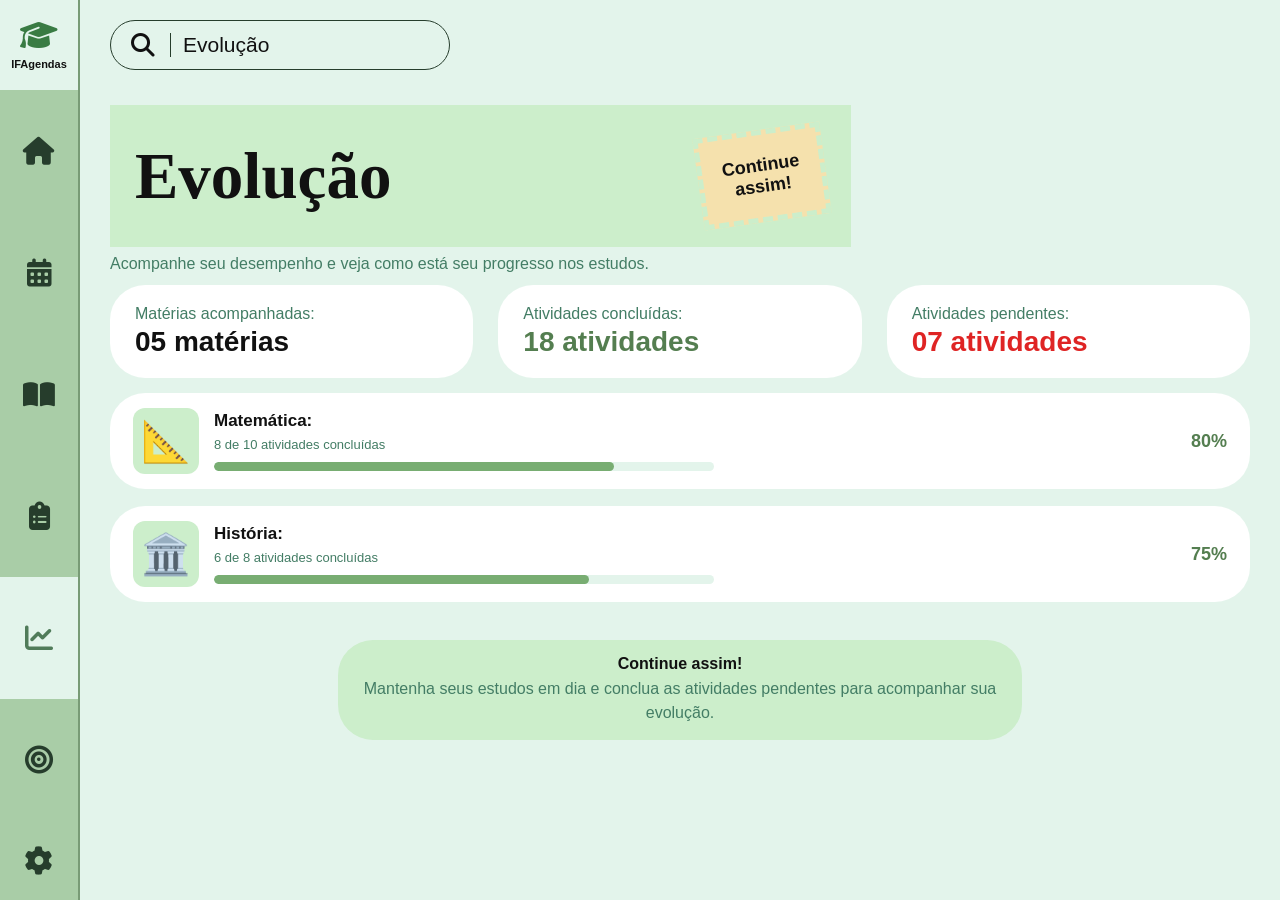
<file: IfAgendas.html>
<!DOCTYPE html>
<html lang="pt-br">

<head>
    <meta charset="UTF-8">
    <meta name="viewport" content="width=device-width, initial-scale=1.0">

    <title>IFAgendas - Evolução</title>

    <!-- ÍCONES -->
    <link rel="stylesheet" href="https://cdnjs.cloudflare.com/ajax/libs/font-awesome/6.4.0/css/all.min.css">

    <!-- FONTES -->
   

    <style>

        * {
            margin: 0;
            padding: 0;
            box-sizing: border-box;
        }

        body {
            font-family: 'Open Sans', sans-serif;
            background-color: #e3f4eb;
            color: #111;
        }

        .app-container {
            display: flex;
            min-height: 100vh;
        }

        /* MENU LATERAL */

        .sidebar {
            width: 80px;
            background-color: #a9cda7;
            display: flex;
            flex-direction: column;
            align-items: center;
            position: fixed;
            height: 100vh;
            border-right: 2px solid #789b76;
        }

        .sidebar-logo {
            width: 100%;
            padding: 20px 5px;
            text-align: center;
            background-color: #e3f4eb;
        }

        .sidebar-logo i {
            font-size: 30px;
            color: #397b43;
        }

        .sidebar-logo span {
            display: block;
            font-size: 11px;
            font-weight: bold;
            margin-top: 8px;
        }

        .sidebar-nav {
            width: 100%;
            display: flex;
            flex-direction: column;
            flex: 1;
        }

        .nav-item {
            display: flex;
            align-items: center;
            justify-content: center;
            flex: 1;
            min-height: 55px;
            color: #263d2c;
            font-size: 28px;
            text-decoration: none;
            transition: 0.2s;
        }

        .nav-item:hover {
            background-color: #cce8cc;
        }

        .nav-item.active {
            background-color: #e3f4eb;
            color: #507b59;
        }

        .sidebar-footer {
            width: 100%;
            padding: 12px 0;
        }

        /* CONTEÚDO PRINCIPAL */

        .main-content {
            margin-left: 80px;
            padding: 20px 30px;
            width: calc(100% - 80px);
        }

        /* CABEÇALHO */

        .top-header {
            display: flex;
            justify-content: space-between;
            align-items: center;
            margin-bottom: 35px;
        }

        .search-box {
            display: flex;
            align-items: center;
            border: 1.5px solid #263d2c;
            border-radius: 35px;
            padding: 12px 20px;
            width: 340px;
            max-width: 100%;
            gap: 15px;
        }

        .search-box i {
            font-size: 24px;
        }

        .search-box input {
            background: transparent;
            border: none;
            border-left: 1px solid #263d2c;
            outline: none;
            padding-left: 12px;
            font-size: 21px;
            width: 100%;
            color: #111;
        }

        .search-box input::placeholder {
            color: #111;
        }

        /* BANNER */

        .welcome-banner {
            background-color: #cceecb;
            padding: 25px;
            display: flex;
            align-items: center;
            justify-content: space-between;
            width: 65%;
            min-height: 138px;
            margin-bottom: 8px;
        }

        .welcome-banner h1 {
    font-family: 'Dancing Script', cursive;
    font-size: 65px;
    color: #111;
}

        .welcome-badge {
            background-color: #f5e1ad;
            padding: 20px;
            text-align: center;
            font-size: 18px;
            font-weight: bold;
            transform: rotate(-8deg);
            border: 5px dashed #cceecb;
        }

        .description {
            color: #437d65;
            font-size: 16px;
            margin-bottom: 12px;
        }

        /* CARTÕES DE RESUMO */

        .summary-container {
            display: grid;
            grid-template-columns: repeat(3, 1fr);
            gap: 25px;
            margin-bottom: 15px;
        }

        .summary-card {
            background-color: #fff;
            border-radius: 35px;
            padding: 20px 25px;
        }

        .summary-card p {
            color: #437d65;
            font-size: 16px;
            margin-bottom: 3px;
        }

        .summary-card h2 {
            font-size: 28px;
            font-weight: 700;
        }

        .completed {
            color: #547e50;
        }

        .pending {
            color: #df2424;
        }

        /* MATÉRIAS */

        .subjects-container {
            display: flex;
            flex-direction: column;
            gap: 17px;
        }

        .subject-card {
            background-color: #fff;
            border-radius: 35px;
            padding: 15px 23px;
            display: flex;
            align-items: center;
            gap: 15px;
            min-height: 92px;
        }

        .subject-icon {
            width: 66px;
            height: 66px;
            flex-shrink: 0;
            background-color: #cceecb;
            border-radius: 12px;
            display: flex;
            align-items: center;
            justify-content: center;
            font-size: 40px;
        }

        .subject-info {
            flex: 1;
        }

        .subject-info h3 {
            font-size: 17px;
            margin-bottom: 6px;
        }

        .subject-info p {
            font-size: 13px;
            color: #437d65;
        }

        /* BARRAS DE PROGRESSO */

        .progress-bar {
            width: 100%;
            max-width: 500px;
            height: 9px;
            background-color: #e3f4eb;
            border-radius: 10px;
            margin-top: 10px;
            overflow: hidden;
        }

        .progress-fill {
            height: 100%;
            background-color: #78ad72;
            border-radius: 10px;
        }

        .percentage {
            color: #547e50;
            font-weight: bold;
            font-size: 18px;
        }

        /* MENSAGEM DE INCENTIVO */

        .motivation {
            background-color: #cceecb;
            border-radius: 35px;
            padding: 15px 25px;
            width: 60%;
            margin: 38px auto 0;
            text-align: center;
        }

        .motivation h3 {
            font-size: 16px;
            margin-bottom: 4px;
        }

        .motivation p {
            font-size: 16px;
            color: #437d65;
            line-height: 1.5;
        }

        /* RESPONSIVIDADE */

        @media (max-width: 900px) {

            .summary-container {
                grid-template-columns: 1fr;
                gap: 12px;
            }

            .welcome-banner {
                width: 100%;
            }

            .welcome-banner h1 {
                font-size: 45px;
            }

            .motivation {
                width: 100%;
            }

        }

        @media (max-width: 500px) {

            .sidebar {
                width: 60px;
            }

            .main-content {
                margin-left: 60px;
                width: calc(100% - 60px);
                padding: 15px;
            }

            .welcome-banner {
                padding: 15px;
            }

            .welcome-banner h1 {
                font-size: 38px;
            }

            .welcome-badge {
                font-size: 12px;
                padding: 8px;
            }

            .subject-card {
                padding: 12px;
                gap: 8px;
            }

            .subject-icon {
                width: 45px;
                height: 45px;
                font-size: 25px;
            }

            .percentage {
                font-size: 14px;
            }

        }

    </style>

</head>

<body>

<div class="app-container">

    <!-- MENU LATERAL -->

    <aside class="sidebar">

        <div class="sidebar-logo">
            <i class="fa-solid fa-graduation-cap"></i>
            <span>IFAgendas</span>
        </div>

        <nav class="sidebar-nav">

            <a href="inicio.html" class="nav-item" title="Início">
                <i class="fa-solid fa-house"></i>
            </a>

            <a href="calendario.html" class="nav-item" title="Calendário">
                <i class="fa-solid fa-calendar-days"></i>
            </a>

            <a href="estudos-recentes.html" class="nav-item" title="Estudos recentes">
                <i class="fa-solid fa-book-open"></i>
            </a>

            <a href="tarefas.html" class="nav-item" title="Tarefas">
                <i class="fa-solid fa-clipboard-list"></i>
            </a>

            <a href="evolucao.html" class="nav-item active" title="Evolução">
                <i class="fa-solid fa-chart-line"></i>
            </a>

            <a href="metas.html" class="nav-item" title="Metas">
                <i class="fa-solid fa-bullseye"></i>
            </a>

        </nav>

        <div class="sidebar-footer">

            <a href="configurações.html" class="nav-item" title="Configurações">
                <i class="fa-solid fa-gear"></i>
            </a>

        </div>

    </aside>

    <!-- CONTEÚDO PRINCIPAL -->

    <main class="main-content">

        <!-- CABEÇALHO -->

        <header class="top-header">

            <div class="search-box">

                <i class="fa-solid fa-magnifying-glass"></i>

                <input
                    type="text"
                    id="pesquisa"
                    placeholder="Evolução"
                    aria-label="Pesquisar matérias">

            </div>

        </header>

        <!-- BANNER -->

        <section class="welcome-banner">

            <h1>Evolução</h1>

            <div class="welcome-badge">
                Continue<br>assim!
            </div>

        </section>

        <p class="description">
            Acompanhe seu desempenho e veja como está seu progresso nos estudos.
        </p>

        <!-- RESUMO DO DESEMPENHO -->

        <section class="summary-container">

            <div class="summary-card">

                <p>Matérias acompanhadas:</p>

                <h2>05 matérias</h2>

            </div>

            <div class="summary-card">

                <p>Atividades concluídas:</p>

                <h2 class="completed">18 atividades</h2>

            </div>

            <div class="summary-card">

                <p>Atividades pendentes:</p>

                <h2 class="pending">07 atividades</h2>

            </div>

        </section>

        <!-- EVOLUÇÃO POR MATÉRIA -->

        <section class="subjects-container">

            <!-- MATEMÁTICA -->

            <div class="subject-card">

                <div class="subject-icon">
                    📐
                </div>

                <div class="subject-info">

                    <h3>Matemática:</h3>

                    <p>8 de 10 atividades concluídas</p>

                    <div class="progress-bar">

                        <div class="progress-fill"
                             style="width: 80%;">
                        </div>

                    </div>

                </div>

                <span class="percentage">80%</span>

            </div>

            <!-- HISTÓRIA -->

            <div class="subject-card">

                <div class="subject-icon">
                    🏛️
                </div>

                <div class="subject-info">

                    <h3>História:</h3>

                    <p>6 de 8 atividades concluídas</p>

                    <div class="progress-bar">

                        <div class="progress-fill"
                             style="width: 75%;">
                        </div>

                    </div>

                </div>

                <span class="percentage">75%</span>

            </div>

        </section>

        <!-- MENSAGEM DE INCENTIVO -->

        <section class="motivation">

            <h3>Continue assim!</h3>

            <p>
                Mantenha seus estudos em dia e conclua as atividades
                pendentes para acompanhar sua evolução.
            </p>

        </section>

    </main>

</div>

<!-- PESQUISA DE MATÉRIAS -->

<script>

    const pesquisa = document.getElementById("pesquisa");

    pesquisa.addEventListener("input", function() {

        const valor = pesquisa.value.toLowerCase();

        document.querySelectorAll(".subject-card").forEach(function(card) {

            const materia = card.querySelector("h3")
                .textContent.toLowerCase();

            card.style.display = materia.includes(valor)
                ? "flex"
                : "none";

        });

    });

</script>

</body>
</html>
</file>
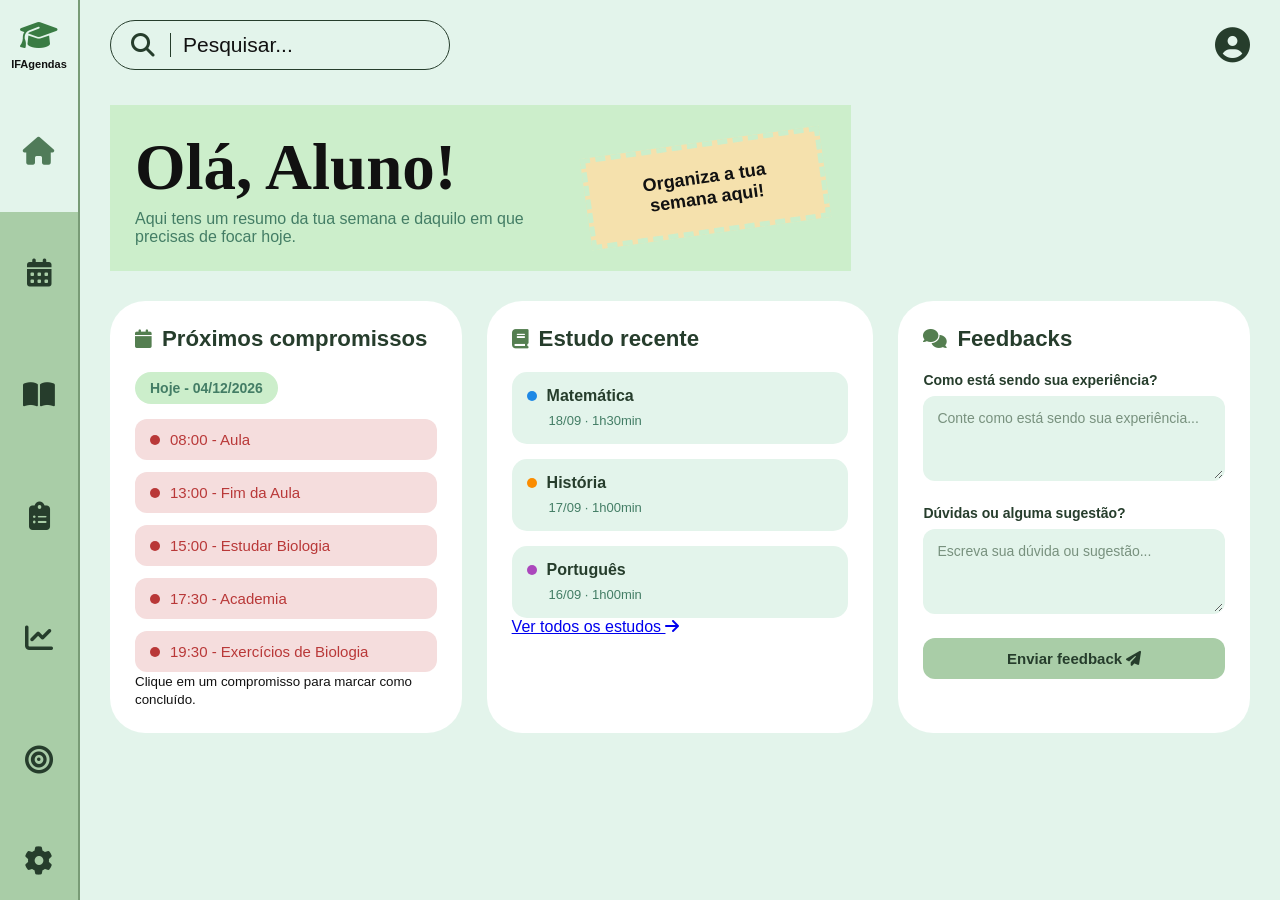
<file: inicio.html>
<!DOCTYPE html>
<html lang="pt-br">

<head>
    <meta charset="UTF-8">
    <meta name="viewport" content="width=device-width, initial-scale=1.0">

    <title>ifAgendas - Página Principal</title>

    <link rel="stylesheet" href="css/dashboard.css">

    <!-- Ícones FontAwesome -->
    <link rel="stylesheet"
    href="https://cdnjs.cloudflare.com/ajax/libs/font-awesome/6.4.0/css/all.min.css">

</head>

<body>

    <div class="app-container">

        <!-- BARRA LATERAL -->
        <aside class="sidebar">

            <div class="sidebar-logo">
                <div class="logo-box">
                    <i class="fa-solid fa-graduation-cap"></i>
                    <span>IFAgendas</span>
                </div>
            </div>

            <nav class="sidebar-nav">

                <!-- Página inicial -->
                <a href="inicio.html" class="nav-item active"
                title="Início">
                    <i class="fa-solid fa-house"></i>
                </a>

                <!-- Calendário -->
                <a href="calendario.html" class="nav-item"
                title="Calendário">
                    <i class="fa-solid fa-calendar-days"></i>
                </a>

                <!-- Estudos -->
                <a href="estudos-recentes.html" class="nav-item"
                title="Estudos">
                    <i class="fa-solid fa-book-open"></i>
                </a>

                <!-- Tarefas -->
                <a href="tarefas.html" class="nav-item"
                title="Tarefas">
                    <i class="fa-solid fa-clipboard-list"></i>
                </a>

                <!-- Progresso -->
                <a href="evolução.html" class="nav-item"
                title="Progresso">
                    <i class="fa-solid fa-chart-line"></i>
                </a>

                <!-- Metas -->
                <a href="metas.html" class="nav-item"
                title="Metas">
                    <i class="fa-solid fa-bullseye"></i>
                </a>

            </nav>

            <!-- CONFIGURAÇÕES -->
            <div class="sidebar-footer">

                <a href="configuracoes.html" class="nav-item"
                title="Configurações">
                    <i class="fa-solid fa-gear"></i>
                </a>

            </div>

        </aside>


        <!-- CONTEÚDO PRINCIPAL -->
        <main class="main-content">


            <!-- CABEÇALHO -->
            <header class="top-header">

                <div class="search-box">

                    <i class="fa-solid fa-magnifying-glass"></i>

                    <input
                        type="text"
                        id="pesquisa"
                        placeholder="Pesquisar..."
                    >

                </div>

                <div class="user-profile">
                    <i class="fa-solid fa-circle-user"></i>
                </div>

            </header>


            <!-- BANNER DE BOAS-VINDAS -->
            <section class="welcome-banner">

                <div class="welcome-text">

                    <h1>Olá, Aluno!</h1>

                    <p>
                        Aqui tens um resumo da tua semana e
                        daquilo em que precisas de focar hoje.
                    </p>

                </div>

                <div class="welcome-badge">

                    <span>Organiza a tua semana aqui!</span>

                </div>

            </section>


            <!-- GRADE DE CARTÕES -->
            <div class="dashboard-grid">


                <!-- 1. PRÓXIMOS COMPROMISSOS -->
                <div class="card compromissos-card">

                    <div class="card-header-title">

                        <i class="fa-solid fa-calendar"></i>

                        <h3>Próximos compromissos</h3>

                    </div>

                    <div class="date-badge"></div>


                    <ul class="agenda-list">

                        <li>
                            <span class="dot"></span>
                            <span>08:00 - Aula</span>
                        </li>

                        <li>
                            <span class="dot"></span>
                            <span>13:00 - Fim da Aula</span>
                        </li>

                        <li>
                            <span class="dot"></span>
                            <span>15:00 - Estudar Biologia</span>
                        </li>

                        <li>
                            <span class="dot"></span>
                            <span>17:30 - Academia</span>
                        </li>

                        <li>
                            <span class="dot"></span>
                            <span>19:30 - Exercícios de Biologia</span>
                        </li>

                    </ul>

                    <small class="dica">
                        Clique em um compromisso para marcar como concluído.
                    </small>

                </div>


                <!-- 2. ESTUDO RECENTE -->
                <div class="card estudo-card">

                    <div class="card-header-title">

                        <i class="fa-solid fa-book"></i>

                        <h3>Estudo recente</h3>

                    </div>


                    <ul class="study-list">

                        <li>

                            <a href="estudos.html?materia=Matemática">

                                <div class="study-item-title">

                                    <span class="dot blue"></span>

                                    <strong>Matemática</strong>

                                </div>

                                <span class="study-details">
                                    18/09 · 1h30min
                                </span>

                            </a>

                        </li>


                        <li>

                            <a href="estudos.html?materia=História">

                                <div class="study-item-title">

                                    <span class="dot orange"></span>

                                    <strong>História</strong>

                                </div>

                                <span class="study-details">
                                    17/09 · 1h00min
                                </span>

                            </a>

                        </li>


                        <li>

                            <a href="estudos.html?materia=Português">

                                <div class="study-item-title">

                                    <span class="dot purple"></span>

                                    <strong>Português</strong>

                                </div>

                                <span class="study-details">
                                    16/09 · 1h00min
                                </span>

                            </a>

                        </li>

                    </ul>


                    <a href="estudos-recentes.html" class="ver-estudos">

                        Ver todos os estudos

                        <i class="fa-solid fa-arrow-right"></i>

                    </a>

                </div>


                <!-- 3. FEEDBACKS -->
                <div class="card feedbacks-card">

                    <div class="card-header-title">

                        <i class="fa-solid fa-comments"></i>

                        <h3>Feedbacks</h3>

                    </div>


                    <form id="formFeedback">


                        <!-- EXPERIÊNCIA -->
                        <div class="feedback-section">

                            <label for="experiencia">

                                Como está sendo sua experiência?

                            </label>

                            <textarea
                                id="experiencia"
                                name="experiencia"
                                placeholder="Conte como está sendo sua experiência..."
                                required
                            ></textarea>

                        </div>


                        <!-- SUGESTÕES -->
                        <div class="feedback-section">

                            <label for="sugestao">

                                Dúvidas ou alguma sugestão?

                            </label>

                            <textarea
                                id="sugestao"
                                name="sugestao"
                                placeholder="Escreva sua dúvida ou sugestão..."
                            ></textarea>

                        </div>


                        <!-- BOTÃO ENVIAR -->
                        <button type="submit" class="btn-feedback">

                            Enviar feedback

                            <i class="fa-solid fa-paper-plane"></i>

                        </button>


                        <!-- MENSAGEM -->
                        <p id="mensagemFeedback"></p>


                    </form>

                </div>


            </div>

        </main>

    </div>


    <!-- JAVASCRIPT DO DASHBOARD -->
    <script src="js/dashboard.js"></script>

</body>

</html>
</file>
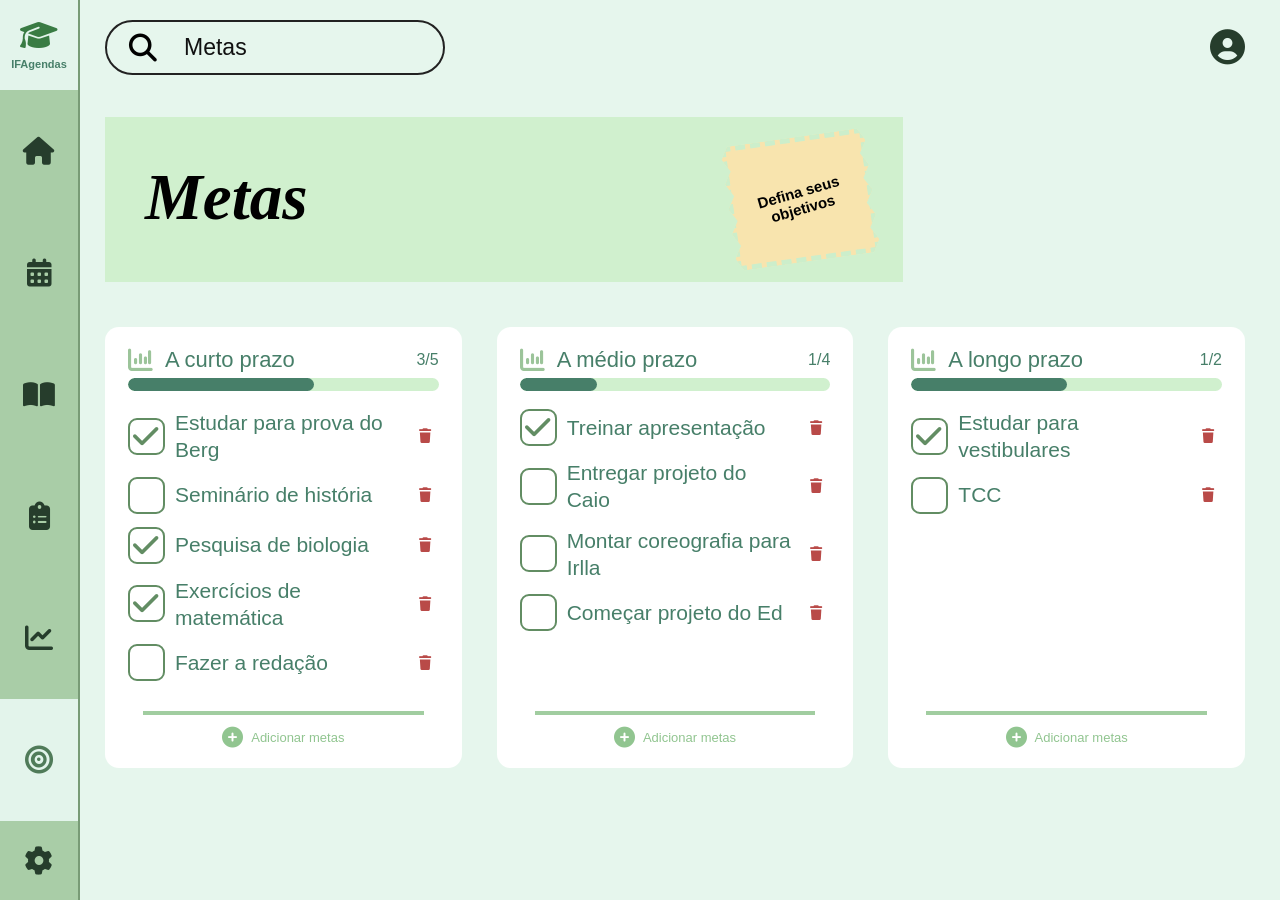
<file: metas.html>
<!DOCTYPE html>
<html lang="pt-br">

<head>
    <meta charset="UTF-8">
    <meta name="viewport" content="width=device-width, initial-scale=1.0">

    <title>IFAgendas - Metas</title>

    <!-- CSS -->
    <link rel="stylesheet" href="css/dashboard.css">
    <link rel="stylesheet" href="css/metas.css">

    <!-- FontAwesome -->
    <link rel="stylesheet" href="https://cdnjs.cloudflare.com/ajax/libs/font-awesome/6.4.0/css/all.min.css">

    <style>
        .delete-goal {
            margin-left: auto;
            background: transparent;
            border: none;
            color: #b94a48;
            cursor: pointer;
            font-size: 14px;
            padding: 8px;
            border-radius: 6px;
            transition: 0.2s;
        }

        .delete-goal:hover {
            background-color: #ffe5e5;
            color: #d32f2f;
        }
    </style>

</head>

<body>

<div class="app-container">

    <!-- MENU LATERAL -->
    <aside class="sidebar">

        <div class="sidebar-logo">
            <div class="logo-box">
                <i class="fa-solid fa-graduation-cap"></i>
                <span>IFAgendas</span>
            </div>
        </div>

        <nav class="sidebar-nav">

            <a href="inicio.html" class="nav-item">
                <i class="fa-solid fa-house"></i>
            </a>

            <a href="calendario.html" class="nav-item">
                <i class="fa-solid fa-calendar-days"></i>
            </a>

            <a href="estudos-recentes.html" class="nav-item">
                <i class="fa-solid fa-book-open"></i>
            </a>

            <a href="tarefas.html" class="nav-item">
                <i class="fa-solid fa-clipboard-list"></i>
            </a>

            <a href="evolução.html" class="nav-item">
                <i class="fa-solid fa-chart-line"></i>
            </a>

            <a href="metas.html" class="nav-item active">
                <i class="fa-solid fa-bullseye"></i>
            </a>

        </nav>

        <div class="sidebar-footer">
            <a href="configurações.html" class="nav-item">
                <i class="fa-solid fa-gear"></i>
            </a>
        </div>

    </aside>

    <!-- CONTEÚDO PRINCIPAL -->
    <main class="main-content">

        <!-- CABEÇALHO -->
        <header class="top-header">

            <div class="search-box">
                <i class="fa-solid fa-magnifying-glass"></i>

                <input
                    type="text"
                    id="pesquisa"
                    placeholder="Metas">
            </div>

            <div class="user-profile">
                <i class="fa-solid fa-circle-user"></i>
            </div>

        </header>

        <!-- BANNER -->
        <section class="welcome-banner">

            <div class="welcome-text">
                <h1>Metas</h1>
            </div>

            <div class="welcome-badge">
                <span>Defina seus objetivos</span>
            </div>

        </section>

        <!-- CARTÕES DE METAS -->
        <section class="goals-container">

            <!-- CURTO PRAZO -->
            <div class="goal-card" data-category="curto">

                <div class="goal-header">

                    <div class="goal-title">
                        <i class="fa-solid fa-chart-column"></i>
                        <h2>A curto prazo</h2>
                    </div>

                    <span class="goal-count" id="count-curto">3/5</span>

                </div>

                <div class="progress-bar">
                    <div class="progress-fill" id="progress-curto"></div>
                </div>

                <div class="goal-list" id="list-curto"></div>

                <div class="goal-footer">
                    <button onclick="abrirModal('curto')">
                        <i class="fa-solid fa-circle-plus"></i>
                        Adicionar metas
                    </button>
                </div>

            </div>

            <!-- MÉDIO PRAZO -->
            <div class="goal-card" data-category="medio">

                <div class="goal-header">

                    <div class="goal-title">
                        <i class="fa-solid fa-chart-column"></i>
                        <h2>A médio prazo</h2>
                    </div>

                    <span class="goal-count" id="count-medio">1/4</span>

                </div>

                <div class="progress-bar">
                    <div class="progress-fill" id="progress-medio"></div>
                </div>

                <div class="goal-list" id="list-medio"></div>

                <div class="goal-footer">
                    <button onclick="abrirModal('medio')">
                        <i class="fa-solid fa-circle-plus"></i>
                        Adicionar metas
                    </button>
                </div>

            </div>

            <!-- LONGO PRAZO -->
            <div class="goal-card" data-category="longo">

                <div class="goal-header">

                    <div class="goal-title">
                        <i class="fa-solid fa-chart-column"></i>
                        <h2>A longo prazo</h2>
                    </div>

                    <span class="goal-count" id="count-longo">1/2</span>

                </div>

                <div class="progress-bar">
                    <div class="progress-fill" id="progress-longo"></div>
                </div>

                <div class="goal-list" id="list-longo"></div>

                <div class="goal-footer">
                    <button onclick="abrirModal('longo')">
                        <i class="fa-solid fa-circle-plus"></i>
                        Adicionar metas
                    </button>
                </div>

            </div>

        </section>

    </main>

</div>

<!-- MODAL PARA ADICIONAR META -->
<div class="modal-overlay" id="modal">

    <div class="modal-content">

        <div class="modal-header">

            <h2>Adicionar meta</h2>

            <button
                type="button"
                class="close-modal"
                onclick="fecharModal()">

                <i class="fa-solid fa-xmark"></i>

            </button>

        </div>

        <form id="form-meta">

            <label for="nome-meta">Nome da meta</label>

            <input
                type="text"
                id="nome-meta"
                placeholder="Digite sua meta"
                required
                maxlength="100">

            <label for="categoria-meta">Prazo</label>

            <select id="categoria-meta" required>

                <option value="curto">Curto prazo</option>
                <option value="medio">Médio prazo</option>
                <option value="longo">Longo prazo</option>

            </select>

            <button type="submit" class="save-goal-btn">
                <i class="fa-solid fa-plus"></i>
                Adicionar meta
            </button>

        </form>

    </div>

</div>

<!-- JAVASCRIPT -->
<script>

// METAS INICIAIS
const metasIniciais = {

    curto: [
        { id: 1, nome: "Estudar para prova do Berg", concluida: true },
        { id: 2, nome: "Seminário de história", concluida: false },
        { id: 3, nome: "Pesquisa de biologia", concluida: true },
        { id: 4, nome: "Exercícios de matemática", concluida: true },
        { id: 5, nome: "Fazer a redação", concluida: false }
    ],

    medio: [
        { id: 6, nome: "Treinar apresentação", concluida: true },
        { id: 7, nome: "Entregar projeto do Caio", concluida: false },
        { id: 8, nome: "Montar coreografia para Irlla", concluida: false },
        { id: 9, nome: "Começar projeto do Ed", concluida: false }
    ],

    longo: [
        { id: 10, nome: "Estudar para vestibulares", concluida: true },
        { id: 11, nome: "TCC", concluida: false }
    ]

};


// CARREGAR METAS SALVAS
let metas;

try {

    const dadosSalvos = localStorage.getItem("ifagendas_metas");

    metas = dadosSalvos
        ? JSON.parse(dadosSalvos)
        : metasIniciais;

    if (!metas || !metas.curto || !metas.medio || !metas.longo) {
        metas = metasIniciais;
    }

} catch (erro) {
    metas = metasIniciais;
}


// SALVAR METAS
function salvarMetas() {

    localStorage.setItem(
        "ifagendas_metas",
        JSON.stringify(metas)
    );

}


// RENDERIZAR METAS
function renderizarMetas() {

    const categorias = ["curto", "medio", "longo"];

    categorias.forEach(function(categoria) {

        const lista = document.getElementById("list-" + categoria);

        lista.innerHTML = "";

        metas[categoria].forEach(function(meta) {

            const item = document.createElement("div");
            item.className = "goal-item";

            const checkbox = document.createElement("input");
            checkbox.type = "checkbox";
            checkbox.checked = meta.concluida;

            checkbox.setAttribute("aria-label", meta.nome);

            checkbox.addEventListener("change", function() {

                meta.concluida = checkbox.checked;

                salvarMetas();
                renderizarMetas();

            });

            const texto = document.createElement("span");
            texto.textContent = meta.nome;

            if (meta.concluida) {
                texto.classList.add("completed");
            }

            texto.addEventListener("click", function() {
                meta.concluida = !meta.concluida;
                salvarMetas();
                renderizarMetas();
            });

            // BOTÃO PARA EXCLUIR META
            const excluir = document.createElement("button");

            excluir.type = "button";
            excluir.className = "delete-goal";
            excluir.title = "Excluir meta";
            excluir.setAttribute("aria-label", "Excluir " + meta.nome);

            excluir.innerHTML = '<i class="fa-solid fa-trash"></i>';

            excluir.addEventListener("click", function(event) {

                event.preventDefault();
                event.stopPropagation();

                excluirMeta(categoria, meta.id);

            });

            item.appendChild(checkbox);
            item.appendChild(texto);
            item.appendChild(excluir);

            lista.appendChild(item);

        });

        atualizarProgresso(categoria);

    });

    aplicarPesquisa();

}


// EXCLUIR META
function excluirMeta(categoria, id) {

    const confirmar = confirm("Deseja realmente excluir esta meta?");

    if (confirmar) {

        metas[categoria] = metas[categoria].filter(function(meta) {
            return meta.id !== id;
        });

        salvarMetas();

        renderizarMetas();

    }

}


// ATUALIZAR PROGRESSO
function atualizarProgresso(categoria) {

    const total = metas[categoria].length;

    const concluidas = metas[categoria].filter(function(meta) {
        return meta.concluida;
    }).length;

    const porcentagem = total > 0
        ? (concluidas / total) * 100
        : 0;

    document.getElementById("count-" + categoria).textContent =
        concluidas + "/" + total;

    document.getElementById("progress-" + categoria).style.width =
        porcentagem + "%";

}


// ABRIR MODAL
function abrirModal(categoria) {

    document.getElementById("modal").classList.add("show");

    document.getElementById("categoria-meta").value = categoria;

    document.getElementById("nome-meta").focus();

}


// FECHAR MODAL
function fecharModal() {

    document.getElementById("modal").classList.remove("show");

    document.getElementById("form-meta").reset();

}


// FECHAR AO CLICAR FORA
document.getElementById("modal").addEventListener("click", function(event) {

    if (event.target === this) {
        fecharModal();
    }

});


// ADICIONAR NOVA META
document.getElementById("form-meta").addEventListener("submit", function(event) {

    event.preventDefault();

    const nome = document.getElementById("nome-meta").value.trim();

    const categoria = document.getElementById("categoria-meta").value;

    if (!nome) {
        alert("Digite o nome da meta.");
        return;
    }

    const novaMeta = {

        id: Date.now(),

        nome: nome,

        concluida: false

    };

    metas[categoria].push(novaMeta);

    salvarMetas();

    renderizarMetas();

    fecharModal();

    alert("Meta adicionada com sucesso!");

});


// PESQUISAR METAS
function aplicarPesquisa() {

    const pesquisa = document.getElementById("pesquisa")
        .value.toLowerCase();

    document.querySelectorAll(".goal-item").forEach(function(item) {

        const texto = item.innerText.toLowerCase();

        item.style.display = texto.includes(pesquisa)
            ? "flex"
            : "none";

    });

}

document.getElementById("pesquisa").addEventListener("input", aplicarPesquisa);


// INICIAR PÁGINA
renderizarMetas();

</script>

</body>
</html>
</file>
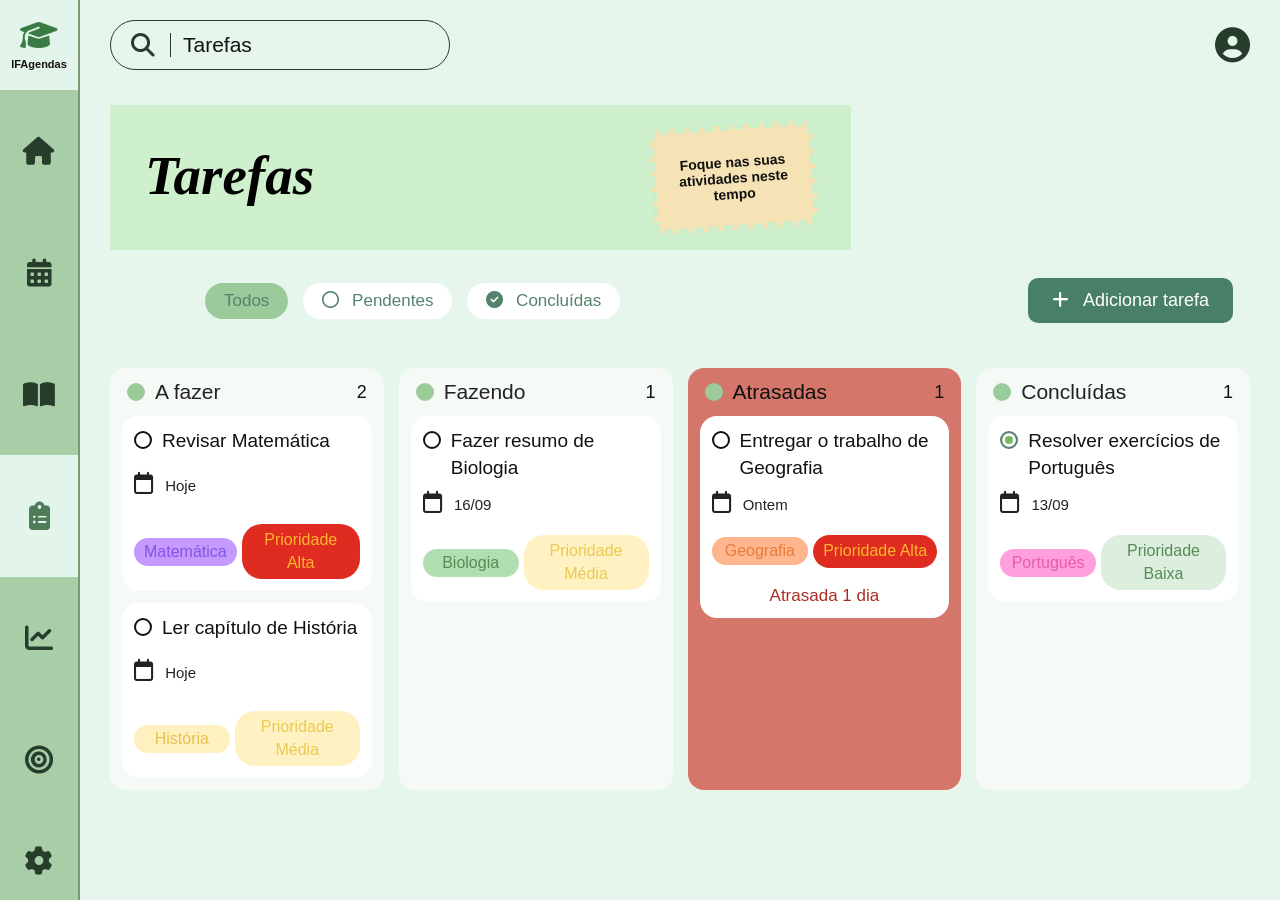
<file: tarefas.html>
<!DOCTYPE html>
<html lang="pt-br">

<head>
    <meta charset="UTF-8">
    <meta name="viewport" content="width=device-width, initial-scale=1.0">

    <title>IFAgendas - Tarefas</title>

    <!-- CSS -->
    <link rel="stylesheet" href="css/dashboard.css">
    <link rel="stylesheet" href="css/tarefas.css">

    <!-- Ícones -->
    <link rel="stylesheet" href="https://cdnjs.cloudflare.com/ajax/libs/font-awesome/6.4.0/css/all.min.css">

</head>

<body>

<div class="app-container">

    <!-- BARRA LATERAL -->
    <aside class="sidebar">

        <div class="sidebar-logo">
            <div class="logo-box">
                <i class="fa-solid fa-graduation-cap"></i>
                <span>IFAgendas</span>
            </div>
        </div>

        <nav class="sidebar-nav">

            <a href="inicio.html" class="nav-item">
                <i class="fa-solid fa-house"></i>
            </a>

            <a href="calendario.html" class="nav-item">
                <i class="fa-solid fa-calendar-days"></i>
            </a>

            <a href="estudos-recentes.html" class="nav-item">
                <i class="fa-solid fa-book-open"></i>
            </a>

            <a href="tarefas.html" class="nav-item active">
                <i class="fa-solid fa-clipboard-list"></i>
            </a>

            <a href="evolução.html" class="nav-item">
                <i class="fa-solid fa-chart-line"></i>
            </a>

            <a href="metas.html" class="nav-item">
                <i class="fa-solid fa-bullseye"></i>
            </a>

        </nav>

        <div class="sidebar-footer">
            <a href="configurações.html" class="nav-item">
                <i class="fa-solid fa-gear"></i>
            </a>
        </div>

    </aside>


    <!-- CONTEÚDO PRINCIPAL -->
    <main class="main-content">


        <!-- CABEÇALHO -->
        <header class="top-header">

            <div class="search-box">
                <i class="fa-solid fa-magnifying-glass"></i>

                <input
                    type="text"
                    id="pesquisa"
                    placeholder="Tarefas">
            </div>

            <div class="user-profile">
                <i class="fa-solid fa-circle-user"></i>
            </div>

        </header>


        <!-- BANNER -->
        <section class="welcome-banner">

            <div class="welcome-text">
                <h1>Tarefas</h1>
            </div>

            <div class="welcome-badge">
                <span>Foque nas suas atividades neste tempo</span>
            </div>

        </section>


        <!-- ÁREA DE AÇÕES -->
        <section class="task-actions">


            <!-- FILTROS -->
            <div class="task-filters">

                <button
                    type="button"
                    class="filter-btn active"
                    data-filtro="todos">

                    Todos

                </button>

                <button
                    type="button"
                    class="filter-btn"
                    data-filtro="pendentes">

                    <i class="fa-regular fa-circle"></i>
                    Pendentes

                </button>

                <button
                    type="button"
                    class="filter-btn"
                    data-filtro="concluidas">

                    <i class="fa-solid fa-circle-check"></i>
                    Concluídas

                </button>

            </div>


            <!-- BOTÃO ADICIONAR -->
            <button
                type="button"
                class="add-task-btn"
                onclick="abrirModal()">

                <i class="fa-solid fa-plus"></i>
                Adicionar tarefa

            </button>

        </section>



        <!-- QUADRO DE TAREFAS -->
        <section class="task-board">


            <!-- COLUNA A FAZER -->
            <div class="task-column">

                <div class="column-header">

                    <div>
                        <span class="status-dot"></span>
                        <h2>A fazer</h2>
                    </div>

                    <span class="task-count">2</span>

                </div>


                <div class="task-list" id="a-fazer">


                    <!-- TAREFA MATEMÁTICA -->
                    <article class="task-card" data-status="pendente">

                        <div class="task-title">

                            <input type="checkbox">

                            <h3>Revisar Matemática</h3>

                        </div>

                        <p class="task-date">
                            <i class="fa-regular fa-calendar"></i>
                            Hoje
                        </p>

                        <div class="task-tags">

                            <span class="subject-tag matematica">
                                Matemática
                            </span>

                            <span class="priority-tag alta">
                                Prioridade Alta
                            </span>

                        </div>

                    </article>


                    <!-- TAREFA HISTÓRIA -->
                    <article class="task-card" data-status="pendente">

                        <div class="task-title">

                            <input type="checkbox">

                            <h3>Ler capítulo de História</h3>

                        </div>

                        <p class="task-date">
                            <i class="fa-regular fa-calendar"></i>
                            Hoje
                        </p>

                        <div class="task-tags">

                            <span class="subject-tag historia">
                                História
                            </span>

                            <span class="priority-tag media">
                                Prioridade Média
                            </span>

                        </div>

                    </article>

                </div>

            </div>



            <!-- COLUNA FAZENDO -->
            <div class="task-column">

                <div class="column-header">

                    <div>
                        <span class="status-dot"></span>
                        <h2>Fazendo</h2>
                    </div>

                    <span class="task-count">1</span>

                </div>


                <div class="task-list" id="fazendo">


                    <article class="task-card" data-status="pendente">

                        <div class="task-title">

                            <input type="checkbox">

                            <h3>Fazer resumo de Biologia</h3>

                        </div>

                        <p class="task-date">
                            <i class="fa-regular fa-calendar"></i>
                            16/09
                        </p>

                        <div class="task-tags">

                            <span class="subject-tag biologia">
                                Biologia
                            </span>

                            <span class="priority-tag media">
                                Prioridade Média
                            </span>

                        </div>

                    </article>

                </div>

            </div>



            <!-- COLUNA ATRASADAS -->
            <div class="task-column overdue-column">

                <div class="column-header">

                    <div>
                        <span class="status-dot"></span>
                        <h2>Atrasadas</h2>
                    </div>

                    <span class="task-count">1</span>

                </div>


                <div class="task-list" id="atrasadas">


                    <article class="task-card" data-status="pendente">

                        <div class="task-title">

                            <input type="checkbox">

                            <h3>Entregar o trabalho de Geografia</h3>

                        </div>

                        <p class="task-date">
                            <i class="fa-regular fa-calendar"></i>
                            Ontem
                        </p>

                        <div class="task-tags">

                            <span class="subject-tag geografia">
                                Geografia
                            </span>

                            <span class="priority-tag alta">
                                Prioridade Alta
                            </span>

                        </div>

                        <p class="overdue-message">
                            Atrasada 1 dia
                        </p>

                    </article>

                </div>

            </div>



            <!-- COLUNA CONCLUÍDAS -->
            <div class="task-column">

                <div class="column-header">

                    <div>
                        <span class="status-dot"></span>
                        <h2>Concluídas</h2>
                    </div>

                    <span class="task-count">1</span>

                </div>


                <div class="task-list" id="concluidas">


                    <article class="task-card" data-status="concluida">

                        <div class="task-title">

                            <input type="checkbox" checked>

                            <h3>Resolver exercícios de Português</h3>

                        </div>

                        <p class="task-date">
                            <i class="fa-regular fa-calendar"></i>
                            13/09
                        </p>

                        <div class="task-tags">

                            <span class="subject-tag portugues">
                                Português
                            </span>

                            <span class="priority-tag baixa">
                                Prioridade Baixa
                            </span>

                        </div>

                    </article>

                </div>

            </div>

        </section>

    </main>

</div>



<!-- MODAL DE ADICIONAR TAREFA -->
<div class="modal-overlay" id="modal">

    <div class="modal-content">

        <div class="modal-header">

            <h2>Adicionar tarefa</h2>

            <button
                type="button"
                class="close-modal"
                onclick="fecharModal()">

                <i class="fa-solid fa-xmark"></i>

            </button>

        </div>


        <!-- FORMULÁRIO -->
        <form id="form-tarefa">


            <label for="titulo">Nome da tarefa</label>

            <input
                type="text"
                id="titulo"
                placeholder="Digite o nome da tarefa"
                required>


            <label for="materia">Matéria</label>

            <select id="materia" required>

                <option value="">Selecione uma matéria</option>
                <option value="Matemática">Matemática</option>
                <option value="História">História</option>
                <option value="Biologia">Biologia</option>
                <option value="Geografia">Geografia</option>
                <option value="Português">Português</option>
                <option value="Química">Química</option>
                <option value="Física">Física</option>
                <option value="Inglês">Inglês</option>

            </select>


            <label for="prazo">Data de entrega</label>

            <input
                type="date"
                id="prazo"
                required>


            <label for="prioridade">Prioridade</label>

            <select id="prioridade" required>

                <option value="Alta">Alta</option>
                <option value="Média" selected>Média</option>
                <option value="Baixa">Baixa</option>

            </select>


            <label for="status">Situação</label>

            <select id="status">

                <option value="a-fazer">A fazer</option>
                <option value="fazendo">Fazendo</option>

            </select>


            <button type="submit" class="save-task-btn">

                <i class="fa-solid fa-plus"></i>
                Adicionar tarefa

            </button>

        </form>

    </div>

</div>



<!-- JAVASCRIPT INTEGRADO -->
<script>

// VARIÁVEL DO FILTRO
let filtroAtual = "todos";


// ABRIR MODAL
function abrirModal() {

    document.getElementById("modal").classList.add("show");

}


// FECHAR MODAL
function fecharModal() {

    document.getElementById("modal").classList.remove("show");

}


// FECHAR CLICANDO FORA DO MODAL
document.getElementById("modal").addEventListener("click", function(event) {

    if (event.target === this) {
        fecharModal();
    }

});


// FILTRAR TAREFAS
document.querySelectorAll(".filter-btn").forEach(function(botao) {

    botao.addEventListener("click", function() {

        filtroAtual = this.dataset.filtro;

        document.querySelectorAll(".filter-btn").forEach(function(btn) {
            btn.classList.remove("active");
        });

        this.classList.add("active");

        atualizarTarefas();

    });

});


// ATUALIZAR TAREFAS
function atualizarTarefas() {

    const cards = document.querySelectorAll(".task-card");

    const pesquisa = document.getElementById("pesquisa")
        .value.toLowerCase();

    cards.forEach(function(card) {

        const status = card.dataset.status;
        const texto = card.innerText.toLowerCase();

        let mostrar = true;

        if (filtroAtual === "pendentes" && status !== "pendente") {
            mostrar = false;
        }

        if (filtroAtual === "concluidas" && status !== "concluida") {
            mostrar = false;
        }

        if (!texto.includes(pesquisa)) {
            mostrar = false;
        }

        card.style.display = mostrar ? "flex" : "none";

    });

    atualizarContagem();

}


// ATUALIZAR CONTAGEM
function atualizarContagem() {

    document.querySelectorAll(".task-column").forEach(function(coluna) {

        const quantidade = coluna.querySelectorAll(".task-card").length;

        coluna.querySelector(".task-count").textContent = quantidade;

    });

}


// CONCLUIR TAREFA
function concluirTarefa(checkbox) {

    const card = checkbox.closest(".task-card");

    if (checkbox.checked) {

        card.dataset.status = "concluida";

        const aviso = card.querySelector(".overdue-message");

        if (aviso) {
            aviso.remove();
        }

        document.getElementById("concluidas").appendChild(card);

    } else {

        card.dataset.status = "pendente";

        document.getElementById("a-fazer").appendChild(card);

    }

    atualizarTarefas();

}


// IDENTIFICAR MATÉRIA
function classeMateria(materia) {

    const classes = {

        "Matemática": "matematica",
        "História": "historia",
        "Biologia": "biologia",
        "Geografia": "geografia",
        "Português": "portugues",
        "Química": "quimica",
        "Física": "fisica",
        "Inglês": "ingles"

    };

    return classes[materia] || "biologia";

}


// IDENTIFICAR PRIORIDADE
function classePrioridade(prioridade) {

    const classes = {

        "Alta": "alta",
        "Média": "media",
        "Baixa": "baixa"

    };

    return classes[prioridade] || "media";

}


// ADICIONAR TAREFA
document.getElementById("form-tarefa").addEventListener("submit", function(event) {

    event.preventDefault();

    const titulo = document.getElementById("titulo").value.trim();
    const materia = document.getElementById("materia").value;
    const prazo = document.getElementById("prazo").value;
    const prioridade = document.getElementById("prioridade").value;
    const statusEscolhido = document.getElementById("status").value;

    if (!titulo || !materia || !prazo) {
        alert("Preencha todos os campos!");
        return;
    }


    // VERIFICAR SE ESTÁ ATRASADA
    const dataTarefa = new Date(prazo + "T00:00:00");

    const hoje = new Date();

    hoje.setHours(0, 0, 0, 0);

    const atrasada = dataTarefa < hoje;


    // ESCOLHER COLUNA
    let coluna;

    if (atrasada) {

        coluna = document.getElementById("atrasadas");

    } else {

        coluna = document.getElementById(statusEscolhido);

    }


    // CRIAR CARD
    const card = document.createElement("article");

    card.className = "task-card";
    card.dataset.status = "pendente";


    // TÍTULO
    const tituloDiv = document.createElement("div");

    tituloDiv.className = "task-title";


    const checkbox = document.createElement("input");

    checkbox.type = "checkbox";


    const tituloH3 = document.createElement("h3");

    tituloH3.textContent = titulo;


    tituloDiv.appendChild(checkbox);
    tituloDiv.appendChild(tituloH3);


    // DATA
    const dataDiv = document.createElement("p");

    dataDiv.className = "task-date";


    const icone = document.createElement("i");

    icone.className = "fa-regular fa-calendar";


    const partes = prazo.split("-");

    dataDiv.appendChild(icone);

    dataDiv.appendChild(
        document.createTextNode(" " + partes[2] + "/" + partes[1])
    );


    // ETIQUETAS
    const tags = document.createElement("div");

    tags.className = "task-tags";


    const tagMateria = document.createElement("span");

    tagMateria.className = "subject-tag " + classeMateria(materia);

    tagMateria.textContent = materia;


    const tagPrioridade = document.createElement("span");

    tagPrioridade.className = "priority-tag " + classePrioridade(prioridade);

    tagPrioridade.textContent = "Prioridade " + prioridade;


    tags.appendChild(tagMateria);
    tags.appendChild(tagPrioridade);


    // ADICIONAR AO CARD
    card.appendChild(tituloDiv);
    card.appendChild(dataDiv);
    card.appendChild(tags);


    // AVISO DE ATRASO
    if (atrasada) {

        const aviso = document.createElement("p");

        aviso.className = "overdue-message";

        aviso.textContent = "Tarefa atrasada";

        card.appendChild(aviso);

    }


    // COLOCAR NA COLUNA
    coluna.appendChild(card);


    // LIMPAR FORMULÁRIO
    document.getElementById("form-tarefa").reset();

    fecharModal();


    // ATUALIZAR PÁGINA
    atualizarTarefas();

    alert("Tarefa adicionada com sucesso!");

});


// IDENTIFICAR CLIQUE NAS CAIXINHAS
document.addEventListener("change", function(event) {

    if (event.target.matches(".task-title input[type='checkbox']")) {

        concluirTarefa(event.target);

    }

});


// PESQUISAR TAREFAS
document.getElementById("pesquisa").addEventListener("input", function() {

    atualizarTarefas();

});


// INICIAR CONTAGEM
atualizarTarefas();

</script>

</body>
</html>
</file>
<file: css/estudos recentes.css>
/* CONFIGURAÇÕES GERAIS */

* {
    margin: 0;
    padding: 0;
    box-sizing: border-box;
}

body {
    font-family: 'Open Sans', sans-serif;
    background-color: #e3f4eb;
    color: #111;
    min-height: 100vh;
}

/* CONTAINER PRINCIPAL */

.app-container {
    display: flex;
    min-height: 100vh;
}

/* BARRA LATERAL */

.sidebar {
    width: 80px;
    background-color: #a9cda7;
    display: flex;
    flex-direction: column;
    align-items: center;
    position: fixed;
    height: 100vh;
    border-right: 2px solid #789b76;
}

/* LOGO */

.sidebar-logo {
    width: 100%;
    padding: 20px 5px;
    text-align: center;
    background-color: #e3f4eb;
}

.sidebar-logo .logo-box {
    text-align: center;
}

.sidebar-logo i {
    font-size: 30px;
    color: #397b43;
}

.sidebar-logo span {
    display: block;
    font-size: 11px;
    font-weight: bold;
    margin-top: 8px;
}

/* MENU LATERAL */

.sidebar-nav {
    width: 100%;
    display: flex;
    flex-direction: column;
    flex: 1;
}

.nav-item {
    display: flex;
    align-items: center;
    justify-content: center;
    flex: 1;
    min-height: 55px;
    color: #263d2c;
    font-size: 28px;
    text-decoration: none;
    transition: 0.2s;
}

.nav-item:hover {
    background-color: #cce8cc;
}

.nav-item.active {
    background-color: #e3f4eb;
    color: #507b59;
}

.sidebar-footer {
    width: 100%;
    padding: 12px 0;
}

/* CONTEÚDO PRINCIPAL */

.main-content {
    margin-left: 80px;
    padding: 20px 30px;
    width: calc(100% - 80px);
    min-width: 0;
}

/* CABEÇALHO */

.top-header {
    display: flex;
    justify-content: space-between;
    align-items: center;
    margin-bottom: 35px;
    gap: 15px;
}

.search-box {
    display: flex;
    align-items: center;
    border: 1.5px solid #263d2c;
    border-radius: 35px;
    padding: 12px 20px;
    width: 340px;
    max-width: 100%;
    min-width: 0;
    gap: 15px;
}

.search-box i {
    font-size: 24px;
    color: #263d2c;
}

.search-box input {
    background: transparent;
    border: none;
    border-left: 1px solid #263d2c;
    outline: none;
    padding-left: 12px;
    font-size: 21px;
    width: 100%;
    min-width: 0;
    color: #111;
}

.search-box input::placeholder {
    color: #111;
}

.user-profile i {
    font-size: 35px;
    color: #263d2c;
}

/* BANNER DE TÍTULO */

.welcome-banner {
    background-color: #cceecb;
    padding: 25px;
    display: flex;
    align-items: center;
    justify-content: space-between;
    width: 65%;
    min-height: 138px;
    margin-bottom: 30px;
    gap: 15px;
}

.welcome-text h1 {
    font-family: 'Dancing Script', cursive;
    font-size: 65px;
    color: #111;
}

.welcome-text p {
    font-size: 16px;
    color: #437d65;
}

/* AVISO AMARELO */

.welcome-badge {
    background-color: #f5e1ad;
    padding: 20px;
    text-align: center;
    font-size: 18px;
    font-weight: bold;
    transform: rotate(-8deg);
    border: 5px dashed #cceecb;
    color: #111;
}

/* RESUMO DOS ESTUDOS */

.study-summary {
    display: grid;
    grid-template-columns: repeat(3, minmax(0, 1fr));
    gap: 25px;
    margin-bottom: 30px;
}

.summary-item {
    background-color: #fff;
    border-radius: 35px;
    padding: 20px 25px;
    display: flex;
    align-items: center;
    gap: 15px;
    min-height: 100px;
}

/* ÍCONES DO RESUMO */

.summary-icon {
    width: 60px;
    height: 60px;
    background-color: #cceecb;
    border-radius: 12px;
    display: flex;
    align-items: center;
    justify-content: center;
    font-size: 30px;
    color: #547e50;
    flex-shrink: 0;
}

.summary-info {
    min-width: 0;
}

.summary-info p {
    font-size: 15px;
    color: #437d65;
    margin-bottom: 5px;
}

.summary-info h2 {
    font-size: 28px;
    font-weight: bold;
    color: #263d2c;
}

/* FILTROS */

.study-filters {
    display: flex;
    justify-content: flex-end;
    gap: 12px;
    margin-bottom: 20px;
    flex-wrap: wrap;
}

.filter-btn {
    border: none;
    background-color: #fff;
    color: #437d65;
    padding: 10px 22px;
    border-radius: 25px;
    cursor: pointer;
    font-size: 14px;
    font-family: inherit;
    font-weight: 600;
    transition: 0.2s;
}

.filter-btn:hover {
    background-color: #cceecb;
    color: #263d2c;
}

.filter-btn.active {
    background-color: #a9cda7;
    color: #263d2c;
}

/* LISTA DE ESTUDOS */

.recent-studies {
    display: flex;
    flex-direction: column;
    gap: 17px;
}

/* CARTÃO DE ESTUDO */

.study-card {
    background-color: #fff;
    border-radius: 35px;
    padding: 20px 25px;
    min-height: 110px;
    display: flex;
    align-items: center;
    justify-content: space-between;
    gap: 20px;
    transition: 0.2s;
}

.study-card:hover {
    background-color: #f8fcf9;
    box-shadow: 0 3px 10px rgba(50, 80, 55, 0.08);
}

/* LADO ESQUERDO DO CARTÃO */

.study-left {
    display: flex;
    align-items: center;
    gap: 15px;
    min-width: 0;
}

/* ÍCONE DA MATÉRIA */

.study-subject-icon {
    width: 66px;
    height: 66px;
    background-color: #cceecb;
    border-radius: 12px;
    display: flex;
    align-items: center;
    justify-content: center;
    font-size: 35px;
    color: #547e50;
    flex-shrink: 0;
}

/* INFORMAÇÕES DA MATÉRIA */

.study-details {
    min-width: 0;
    overflow-wrap: anywhere;
}

.study-details h3 {
    font-size: 17px;
    font-weight: bold;
    color: #263d2c;
    margin-bottom: 8px;
}

/* DATA E HORÁRIO */

.study-information {
    display: flex;
    align-items: center;
    flex-wrap: wrap;
    gap: 15px;
    font-size: 13px;
    color: #437d65;
    margin-bottom: 8px;
}

.study-information span {
    display: flex;
    align-items: center;
    gap: 6px;
}

.study-information i {
    color: #547e50;
    font-size: 14px;
}

/* ETIQUETA */

.study-tag {
    display: inline-block;
    background-color: #cceecb;
    color: #437d65;
    padding: 5px 15px;
    border-radius: 20px;
    font-size: 12px;
    font-weight: 600;
}

/* TEMPO DEDICADO */

.study-time {
    text-align: right;
    min-width: 150px;
}

.study-time p {
    color: #437d65;
    font-size: 14px;
    margin-bottom: 5px;
}

.study-time strong {
    color: #547e50;
    font-size: 20px;
    font-weight: bold;
}

/* RESPONSIVIDADE */

@media (max-width: 1100px) {

    .study-summary {
        gap: 15px;
    }

    .summary-item {
        padding: 15px;
    }

    .summary-icon {
        width: 48px;
        height: 48px;
        font-size: 25px;
    }

    .summary-info h2 {
        font-size: 23px;
    }

}

@media (max-width: 900px) {

    .welcome-banner {
        width: 100%;
    }

    .welcome-text h1 {
        font-size: 45px;
    }

    .study-summary {
        grid-template-columns: 1fr;
        gap: 12px;
    }

    .study-filters {
        justify-content: flex-start;
    }

}

@media (max-width: 600px) {

    .study-card {
        flex-direction: column;
        align-items: flex-start;
        gap: 12px;
    }

    .study-time {
        text-align: left;
        margin-left: 81px;
        min-width: 0;
    }

    .study-information {
        gap: 8px;
    }

}

@media (max-width: 500px) {

    .sidebar {
        width: 60px;
    }

    .sidebar-logo span {
        font-size: 9px;
    }

    .nav-item {
        font-size: 23px;
    }

    .main-content {
        margin-left: 60px;
        width: calc(100% - 60px);
        padding: 15px;
    }

    .search-box {
        padding: 10px;
        gap: 8px;
    }

    .search-box input {
        font-size: 15px;
    }

    .search-box i {
        font-size: 18px;
    }

    .user-profile i {
        font-size: 28px;
    }

    .welcome-banner {
        padding: 15px;
        flex-wrap: wrap;
    }

    .welcome-text h1 {
        font-size: 38px;
    }

    .welcome-badge {
        font-size: 12px;
        padding: 8px;
    }

    .summary-item {
        padding: 15px;
        border-radius: 25px;
    }

    .summary-info p {
        font-size: 13px;
    }

    .summary-info h2 {
        font-size: 22px;
    }

    .study-card {
        padding: 15px;
        border-radius: 25px;
    }

    .study-left {
        gap: 10px;
    }

    .study-subject-icon {
        width: 45px;
        height: 45px;
        font-size: 25px;
    }

    .study-details h3 {
        font-size: 15px;
    }

    .study-information {
        font-size: 11px;
    }

    .study-time {
        margin-left: 55px;
    }

    .study-time strong {
        font-size: 17px;
    }

    .filter-btn {
        font-size: 12px;
        padding: 8px 15px;
    }

}
</file>
<file: css/dashboard.css>
/* CONFIGURAÇÕES GERAIS */

* {
    margin: 0;
    padding: 0;
    box-sizing: border-box;
}

body {
    font-family: 'Open Sans', sans-serif;
    background-color: #e3f4eb;
    color: #111;
}

.app-container {
    display: flex;
    min-height: 100vh;
}

/* BARRA LATERAL */

.sidebar {
    width: 80px;
    background-color: #a9cda7;
    display: flex;
    flex-direction: column;
    align-items: center;
    position: fixed;
    height: 100vh;
    border-right: 2px solid #789b76;
}

.sidebar-logo {
    width: 100%;
    padding: 20px 5px;
    text-align: center;
    background-color: #e3f4eb;
}

.sidebar-logo .logo-box {
    text-align: center;
}

.sidebar-logo i {
    font-size: 30px;
    color: #397b43;
}

.sidebar-logo span {
    display: block;
    font-size: 11px;
    font-weight: bold;
    margin-top: 8px;
}

.sidebar-nav {
    width: 100%;
    display: flex;
    flex-direction: column;
    flex: 1;
}

.nav-item {
    display: flex;
    align-items: center;
    justify-content: center;
    flex: 1;
    min-height: 55px;
    color: #263d2c;
    font-size: 28px;
    text-decoration: none;
    transition: 0.2s;
}

.nav-item:hover {
    background-color: #cce8cc;
}

.nav-item.active {
    background-color: #e3f4eb;
    color: #507b59;
}

.sidebar-footer {
    width: 100%;
    padding: 12px 0;
}

/* CONTEÚDO PRINCIPAL */

.main-content {
    margin-left: 80px;
    padding: 20px 30px;
    width: calc(100% - 80px);
    min-width: 0;
}

/* CABEÇALHO */

.top-header {
    display: flex;
    justify-content: space-between;
    align-items: center;
    margin-bottom: 35px;
    gap: 15px;
}

.search-box {
    display: flex;
    align-items: center;
    border: 1.5px solid #263d2c;
    border-radius: 35px;
    padding: 12px 20px;
    width: 340px;
    max-width: 100%;
    min-width: 0;
    gap: 15px;
}

.search-box i {
    font-size: 24px;
    color: #263d2c;
}

.search-box input {
    background: transparent;
    border: none;
    border-left: 1px solid #263d2c;
    outline: none;
    padding-left: 12px;
    font-size: 21px;
    width: 100%;
    min-width: 0;
    color: #111;
}

.search-box input::placeholder {
    color: #111;
}

.user-profile i {
    font-size: 35px;
    color: #263d2c;
}

/* BANNER DE BOAS-VINDAS */

.welcome-banner {
    background-color: #cceecb;
    padding: 25px;
    display: flex;
    align-items: center;
    justify-content: space-between;
    width: 65%;
    min-height: 138px;
    margin-bottom: 30px;
    gap: 15px;
}

.welcome-text h1 {
    font-family: 'Dancing Script', cursive;
    font-size: 65px;
    color: #111;
    margin-bottom: 5px;
}

.welcome-text p {
    font-size: 16px;
    color: #437d65;
}

.welcome-badge {
    background-color: #f5e1ad;
    padding: 20px;
    text-align: center;
    font-size: 18px;
    font-weight: bold;
    transform: rotate(-8deg);
    border: 5px dashed #cceecb;
    color: #111;
}

/* GRADE DE CARTÕES */

.dashboard-grid {
    display: grid;
    grid-template-columns: 1fr 1.1fr 1fr;
    gap: 25px;
}

/* CARTÕES */

.card {
    background-color: #fff;
    border-radius: 35px;
    padding: 25px;
    min-width: 0;
}

.card-header-title {
    display: flex;
    align-items: center;
    gap: 10px;
    margin-bottom: 20px;
    font-size: 19px;
    color: #263d2c;
}

.card-header-title i {
    color: #547e50;
}

/* COMPROMISSOS */

.date-badge {
    background-color: #cceecb;
    color: #437d65;
    padding: 8px 15px;
    border-radius: 20px;
    font-size: 14px;
    display: inline-block;
    margin-bottom: 15px;
    font-weight: 600;
}

.agenda-list {
    list-style: none;
    display: flex;
    flex-direction: column;
    gap: 12px;
}

.agenda-list li {
    display: flex;
    align-items: center;
    gap: 10px;
    font-size: 15px;
    color: #263d2c;
    background-color: #e3f4eb;
    padding: 12px 15px;
    border-radius: 12px;
    cursor: pointer;
    transition: 0.2s;
}

.agenda-list li:hover {
    background-color: #cceecb;
}

.agenda-list li.highlight {
    background-color: #f5d5d5;
    font-weight: bold;
}

/* ESTADOS DOS COMPROMISSOS */

.agenda-list li.concluido {
    color: #547e50;
    background-color: #cceecb;
}

.agenda-list li.concluido .dot {
    background-color: #547e50;
}

.agenda-list li.pendente {
    color: #b93838;
    background-color: #f5dddd;
}

.agenda-list li.pendente .dot {
    background-color: #b93838;
}

/* ESTUDOS RECENTES */

.study-list {
    list-style: none;
    display: flex;
    flex-direction: column;
    gap: 15px;
    margin-top: 15px;
}

.study-list li {
    background-color: #e3f4eb;
    border-radius: 15px;
}

.study-list li a {
    display: block;
    text-decoration: none;
    color: inherit;
    padding: 15px;
    border-radius: 15px;
    transition: 0.2s;
}

.study-list li a:hover {
    background-color: #cceecb;
}

.study-item-title {
    display: flex;
    align-items: center;
    gap: 10px;
    font-size: 16px;
    font-weight: 600;
    margin-bottom: 6px;
    color: #263d2c;
}

.study-details {
    font-size: 13px;
    color: #437d65;
    margin-left: 22px;
}

/* FEEDBACKS */

.feedback-section {
    margin-top: 15px;
    margin-bottom: 20px;
}

.feedback-section label {
    font-size: 14px;
    font-weight: bold;
    color: #263d2c;
    display: block;
    margin-bottom: 8px;
}

.feedback-input-box {
    background-color: #e3f4eb;
    height: 75px;
    border-radius: 12px;
}

/* CAMPOS DE FEEDBACK */

.feedback-section textarea {
    width: 100%;
    height: 85px;
    padding: 12px;
    border: 2px solid transparent;
    border-radius: 12px;
    background-color: #e3f4eb;
    resize: vertical;
    font-family: inherit;
    font-size: 14px;
    color: #263d2c;
    outline: none;
}

.feedback-section textarea:focus {
    border-color: #78ad72;
}

.feedback-section textarea::placeholder {
    color: #78917e;
}

/* BOTÃO DE FEEDBACK */

.btn-feedback {
    width: 100%;
    background-color: #a9cda7;
    color: #263d2c;
    border: none;
    padding: 12px 18px;
    border-radius: 12px;
    font-size: 15px;
    font-weight: bold;
    cursor: pointer;
    transition: 0.2s;
}

.btn-feedback:hover {
    background-color: #78ad72;
    color: white;
}

#mensagemFeedback {
    color: #547e50;
    font-size: 13px;
    margin-top: 10px;
}

/* BOLINHAS DE ESTADO */

.dot {
    width: 10px;
    height: 10px;
    border-radius: 50%;
    display: inline-block;
    flex-shrink: 0;
}

.dot.green {
    background-color: #78ad72;
}

.dot.red {
    background-color: #e53935;
}

.dot.blue {
    background-color: #1e88e5;
}

.dot.orange {
    background-color: #fb8c00;
}

.dot.purple {
    background-color: #ab47bc;
}

/* RESPONSIVIDADE */

@media (max-width: 1100px) {

    .dashboard-grid {
        grid-template-columns: repeat(2, minmax(0, 1fr));
        gap: 15px;
    }

}

@media (max-width: 900px) {

    .dashboard-grid {
        grid-template-columns: 1fr;
        gap: 15px;
    }

    .welcome-banner {
        width: 100%;
    }

    .welcome-text h1 {
        font-size: 45px;
    }

}

@media (max-width: 500px) {

    .sidebar {
        width: 60px;
    }

    .sidebar-logo span {
        font-size: 9px;
    }

    .nav-item {
        font-size: 23px;
    }

    .main-content {
        margin-left: 60px;
        width: calc(100% - 60px);
        padding: 15px;
    }

    .search-box {
        padding: 10px;
        gap: 8px;
    }

    .search-box input {
        font-size: 15px;
    }

    .search-box i {
        font-size: 18px;
    }

    .user-profile i {
        font-size: 28px;
    }

    .welcome-banner {
        padding: 15px;
        flex-wrap: wrap;
    }

    .welcome-text h1 {
        font-size: 38px;
    }

    .welcome-badge {
        font-size: 12px;
        padding: 8px;
    }

    .card {
        padding: 18px;
        border-radius: 25px;
    }

    .card-header-title {
        font-size: 17px;
    }

    .agenda-list li {
        font-size: 13px;
    }

}
</file>
<file: css/metas.css>
/* CONFIGURAÇÕES GERAIS */

* {
    margin: 0;
    padding: 0;
    box-sizing: border-box;
}

body {
    font-family: Arial, sans-serif;
    background-color: #e6f6ed;
    color: #477f69;
}


/* CONTEÚDO PRINCIPAL */

.main-content {
    min-height: 100vh;
    padding: 20px 30px;
    margin-left: 75px;
}


/* CABEÇALHO */

.top-header {
    display: flex;
    justify-content: space-between;
    align-items: center;
    margin-bottom: 42px;
}

.search-box {
    display: flex;
    align-items: center;
    gap: 15px;
    border: 2px solid #222;
    border-radius: 35px;
    padding: 10px 22px;
    width: 340px;
    height: 55px;
    background: transparent;
}

.search-box i {
    font-size: 28px;
    color: black;
}

.search-box input {
    border: none;
    outline: none;
    background: transparent;
    font-size: 23px;
    width: 100%;
}

.user-profile {
    font-size: 35px;
    color: #477f69;
    cursor: pointer;
}


/* BANNER */

.welcome-banner {
    background-color: #d0f0ce;
    min-height: 138px;
    width: 70%;
    display: flex;
    justify-content: space-between;
    align-items: center;
    padding: 20px 30px 20px 40px;
    margin-bottom: 45px;
}

.welcome-text h1 {
    font-family: cursive;
    font-size: 65px;
    font-style: italic;
    color: #000;
}

.welcome-badge {
    background-color: #f8e4ae;
    width: 145px;
    height: 125px;
    display: flex;
    justify-content: center;
    align-items: center;
    text-align: center;
    padding: 18px;
    clip-path: polygon(
        5% 0%, 95% 0%, 100% 10%,
        95% 20%, 100% 30%, 95% 40%,
        100% 50%, 95% 60%, 100% 70%,
        95% 80%, 100% 90%, 95% 100%,
        5% 100%, 0% 90%, 5% 80%,
        0% 70%, 5% 60%, 0% 50%,
        5% 40%, 0% 30%, 5% 20%, 0% 10%
    );
}

.welcome-badge span {
    color: #000;
    font-size: 15px;
    font-weight: bold;
    transform: rotate(-8deg);
}


/* CARTÕES DE METAS */

.goals-container {
    display: grid;
    grid-template-columns: repeat(3, minmax(0, 1fr));
    gap: 35px;
    margin-top: 30px;
}

.goal-card {
    background-color: #fff;
    border-radius: 14px;
    padding: 20px 23px;
    min-height: 420px;
    display: flex;
    flex-direction: column;
}


/* CABEÇALHO DOS CARTÕES */

.goal-header {
    display: flex;
    justify-content: space-between;
    align-items: center;
    margin-bottom: 5px;
}

.goal-title {
    display: flex;
    align-items: center;
    gap: 12px;
}

.goal-title i {
    font-size: 25px;
    color: #9cc49a;
}

.goal-title h2 {
    font-size: 22px;
    font-weight: normal;
}

.goal-count {
    font-size: 16px;
}


/* BARRA DE PROGRESSO */

.progress-bar {
    width: 100%;
    height: 13px;
    background-color: #d0f0ce;
    border-radius: 20px;
    overflow: hidden;
    margin-bottom: 18px;
}

.progress-fill {
    height: 100%;
    width: 0%;
    background-color: #477f69;
    border-radius: 20px;
    transition: width 0.4s ease;
}


/* LISTA DE METAS */

.goal-list {
    display: flex;
    flex-direction: column;
    gap: 13px;
    flex: 1;
}

.goal-item {
    display: flex;
    align-items: center;
    gap: 10px;
    font-size: 21px;
    cursor: pointer;
    line-height: 1.3;
}

.goal-item input {
    appearance: none;
    -webkit-appearance: none;
    width: 37px;
    height: 37px;
    min-width: 37px;
    border: 2px solid #628d63;
    border-radius: 9px;
    cursor: pointer;
    position: relative;
    background-color: white;
}

.goal-item input:checked::after {
    content: "\f00c";
    font-family: "Font Awesome 6 Free";
    font-weight: 900;
    position: absolute;
    top: 1px;
    left: 3px;
    font-size: 29px;
    color: #628d63;
}

.goal-item span {
    transition: color 0.2s;
}

.goal-item span.completed {
    color: #477f69;
}


/* RODAPÉ DOS CARTÕES */

.goal-footer {
    border-top: 4px solid #a1cda0;
    margin: 30px 15px 0;
    padding-top: 12px;
    display: flex;
    justify-content: center;
}

.goal-footer button {
    border: none;
    background: transparent;
    color: #91c590;
    font-size: 13px;
    cursor: pointer;
    display: flex;
    align-items: center;
    gap: 8px;
    transition: 0.2s;
}

.goal-footer button i {
    font-size: 21px;
}

.goal-footer button:hover {
    color: #477f69;
    transform: scale(1.04);
}


/* MODAL */

.modal-overlay {
    display: none;
    position: fixed;
    inset: 0;
    background-color: rgba(0, 0, 0, 0.35);
    justify-content: center;
    align-items: center;
    z-index: 1000;
    padding: 20px;
}

.modal-overlay.show {
    display: flex;
}

.modal-content {
    background-color: white;
    width: 100%;
    max-width: 430px;
    padding: 28px;
    border-radius: 18px;
    box-shadow: 0 5px 20px rgba(0, 0, 0, 0.15);
}

.modal-header {
    display: flex;
    justify-content: space-between;
    align-items: center;
    margin-bottom: 25px;
}

.modal-header h2 {
    color: #477f69;
    font-size: 25px;
}

.close-modal {
    border: none;
    background: none;
    font-size: 25px;
    color: #477f69;
    cursor: pointer;
}

.modal-content form {
    display: flex;
    flex-direction: column;
    gap: 12px;
}

.modal-content label {
    font-size: 15px;
    color: #477f69;
    margin-top: 8px;
}

.modal-content input,
.modal-content select {
    width: 100%;
    padding: 12px;
    border: 1px solid #a6c9ad;
    border-radius: 8px;
    outline: none;
    font-size: 15px;
    background: white;
}

.modal-content input:focus,
.modal-content select:focus {
    border-color: #477f69;
}

.save-goal-btn {
    margin-top: 15px;
    background-color: #477f69;
    color: white;
    border: none;
    padding: 13px;
    border-radius: 9px;
    font-size: 16px;
    cursor: pointer;
    transition: 0.2s;
}

.save-goal-btn:hover {
    background-color: #32634e;
}


/* RESPONSIVIDADE */

@media (max-width: 1100px) {

    .goals-container {
        grid-template-columns: repeat(2, minmax(0, 1fr));
        gap: 20px;
    }

    .welcome-banner {
        width: 100%;
    }

}

@media (max-width: 700px) {

    .main-content {
        margin-left: 0;
        padding: 15px;
    }

    .top-header {
        margin-bottom: 25px;
    }

    .search-box {
        width: 75%;
    }

    .welcome-banner {
        min-height: 110px;
        padding: 15px;
    }

    .welcome-text h1 {
        font-size: 42px;
    }

    .welcome-badge {
        width: 105px;
        height: 95px;
    }

    .goals-container {
        grid-template-columns: 1fr;
    }

    .goal-card {
        min-height: 380px;
    }

}
</file>
<file: css/tarefas.css>
/* FUNDO */

.main-content {
    background-color: #e7f6ed;
}


/* BANNER */

.welcome-banner {
    background-color: #cff0cd;
    min-height: 138px;
    margin-bottom: 28px;
    padding: 20px 35px;
    display: flex;
    align-items: center;
    justify-content: space-between;
}

.welcome-text h1 {
    font-family: cursive;
    font-size: 55px;
    font-style: italic;
    color: #000;
}

.welcome-badge {
    background-color: #f5e3b5;
    width: 165px;
    min-height: 105px;
    padding: 20px;
    display: flex;
    align-items: center;
    justify-content: center;
    text-align: center;
    transform: rotate(-4deg);
    border-radius: 12px;
}

.welcome-badge span {
    font-size: 14px;
    font-weight: bold;
}


/* AÇÕES E FILTROS */

.task-actions {
    display: flex;
    justify-content: space-between;
    align-items: center;
    margin: 0 17px 45px 95px;
}

.task-filters {
    display: flex;
    align-items: center;
    gap: 15px;
}

.filter-btn {
    border: none;
    background-color: white;
    padding: 8px 19px;
    border-radius: 25px;
    color: #54836c;
    font-size: 17px;
    cursor: pointer;
    transition: 0.3s;
}

.filter-btn i {
    margin-right: 8px;
    color: #54836c;
}

.filter-btn.active {
    background-color: #9bcb9b;
}

.filter-btn:hover {
    background-color: #d0edcf;
}


/* BOTÃO ADICIONAR */

.add-task-btn {
    border: none;
    background-color: #477f67;
    color: white;
    padding: 12px 24px;
    border-radius: 10px;
    font-size: 18px;
    cursor: pointer;
    transition: 0.3s;
}

.add-task-btn i {
    margin-right: 10px;
}

.add-task-btn:hover {
    background-color: #35664f;
}


/* QUADRO DE TAREFAS */

.task-board {
    display: grid;
    grid-template-columns: repeat(4, minmax(0, 1fr));
    gap: 15px;
    align-items: stretch;
}

.task-column {
    background-color: #f5faf7;
    border-radius: 16px;
    padding: 12px;
    min-height: 420px;
}

.column-header {
    display: flex;
    justify-content: space-between;
    align-items: center;
    padding: 0 5px 12px;
}

.column-header div {
    display: flex;
    align-items: center;
    gap: 10px;
}

.column-header h2 {
    font-size: 21px;
    font-weight: normal;
    color: #222;
}

.task-count {
    font-size: 18px;
    color: #111;
}

.status-dot {
    width: 18px;
    height: 18px;
    background-color: #9bcb9b;
    border-radius: 50%;
}


/* COLUNA ATRASADAS */

.overdue-column {
    background-color: #d47669;
}

.overdue-column .column-header h2,
.overdue-column .task-count {
    color: #111;
}

.overdue-message {
    text-align: center;
    color: #a92e24;
    font-size: 17px;
    margin-top: 18px;
}


/* CARDS */

.task-list {
    display: flex;
    flex-direction: column;
    gap: 12px;
}

.task-card {
    background-color: white;
    border-radius: 17px;
    padding: 12px;
    min-height: 175px;
    display: flex;
    flex-direction: column;
    justify-content: space-between;
}

.task-title {
    display: flex;
    align-items: flex-start;
    gap: 10px;
}

.task-title input {
    appearance: none;
    width: 18px;
    height: 18px;
    min-width: 18px;
    border: 2px solid #111;
    border-radius: 50%;
    cursor: pointer;
    margin-top: 3px;
}

.task-title input:checked {
    background-color: #76b85f;
    border-color: #54836c;
    box-shadow: inset 0 0 0 3px white;
}

.task-title h3 {
    font-size: 19px;
    font-weight: normal;
    line-height: 1.4;
    color: #111;
}

.task-date {
    font-size: 15px;
    color: #222;
    margin: 10px 0;
}

.task-date i {
    font-size: 22px;
    margin-right: 8px;
}


/* ETIQUETAS */

.task-tags {
    display: flex;
    justify-content: space-between;
    align-items: center;
    gap: 5px;
    margin-top: 12px;
}

.subject-tag,
.priority-tag {
    border-radius: 20px;
    padding: 5px 10px;
    text-align: center;
    font-size: 16px;
}

.subject-tag {
    flex: 1;
}

.priority-tag {
    max-width: 125px;
    min-width: 95px;
    line-height: 1.4;
}


/* CORES DAS MATÉRIAS */

.matematica {
    background-color: #c49aff;
    color: #8951e5;
}

.historia {
    background-color: #fff0bf;
    color: #e7c24d;
}

.biologia {
    background-color: #b2dfb1;
    color: #568b56;
}

.geografia {
    background-color: #ffb58e;
    color: #e77d3d;
}

.portugues {
    background-color: #ffa0dc;
    color: #e75aaf;
}

.quimica {
    background-color: #b8d5ff;
    color: #4b83c9;
}

.fisica {
    background-color: #d1b4ed;
    color: #8656b9;
}

.ingles {
    background-color: #b8e5dd;
    color: #488e82;
}


/* CORES DAS PRIORIDADES */

.alta {
    background-color: #df2b20;
    color: #ffb52d;
}

.media {
    background-color: #fff1c1;
    color: #eacb52;
}

.baixa {
    background-color: #dceedd;
    color: #568b56;
}


/* MODAL */

.modal-overlay {
    display: none;
    position: fixed;
    inset: 0;
    background-color: rgba(0, 0, 0, 0.45);
    align-items: center;
    justify-content: center;
    z-index: 1000;
    padding: 15px;
}

.modal-overlay.show {
    display: flex;
}

.modal-content {
    background-color: #f5faf7;
    width: 100%;
    max-width: 450px;
    padding: 25px;
    border-radius: 20px;
    max-height: 90vh;
    overflow-y: auto;
}

.modal-header {
    display: flex;
    justify-content: space-between;
    align-items: center;
    margin-bottom: 20px;
}

.modal-header h2 {
    color: #477f67;
}

.close-modal {
    border: none;
    background: none;
    font-size: 23px;
    cursor: pointer;
}

.modal-content form {
    display: flex;
    flex-direction: column;
    gap: 10px;
}

.modal-content label {
    color: #477f67;
    font-weight: bold;
    margin-top: 5px;
}

.modal-content input,
.modal-content select {
    padding: 11px;
    border: 1px solid #b5d8c0;
    border-radius: 8px;
    background-color: white;
    font-size: 15px;
}

.save-task-btn {
    margin-top: 15px;
    padding: 12px;
    border: none;
    border-radius: 10px;
    background-color: #477f67;
    color: white;
    font-size: 16px;
    cursor: pointer;
}

.save-task-btn:hover {
    background-color: #35664f;
}


/* RESPONSIVIDADE */

@media (max-width: 1100px) {

    .task-board {
        grid-template-columns: repeat(2, minmax(0, 1fr));
    }

}

@media (max-width: 650px) {

    .welcome-banner {
        min-height: 100px;
        padding: 15px;
    }

    .welcome-text h1 {
        font-size: 35px;
    }

    .welcome-badge {
        display: none;
    }

    .task-actions {
        margin: 0 0 25px;
        flex-direction: column;
        align-items: stretch;
        gap: 18px;
    }

    .task-filters {
        justify-content: center;
        flex-wrap: wrap;
        gap: 7px;
    }

    .filter-btn {
        font-size: 14px;
        padding: 8px 12px;
    }

    .add-task-btn {
        width: 100%;
    }

    .task-board {
        grid-template-columns: 1fr;
    }

    .task-column {
        min-height: 180px;
    }

}
</file>
